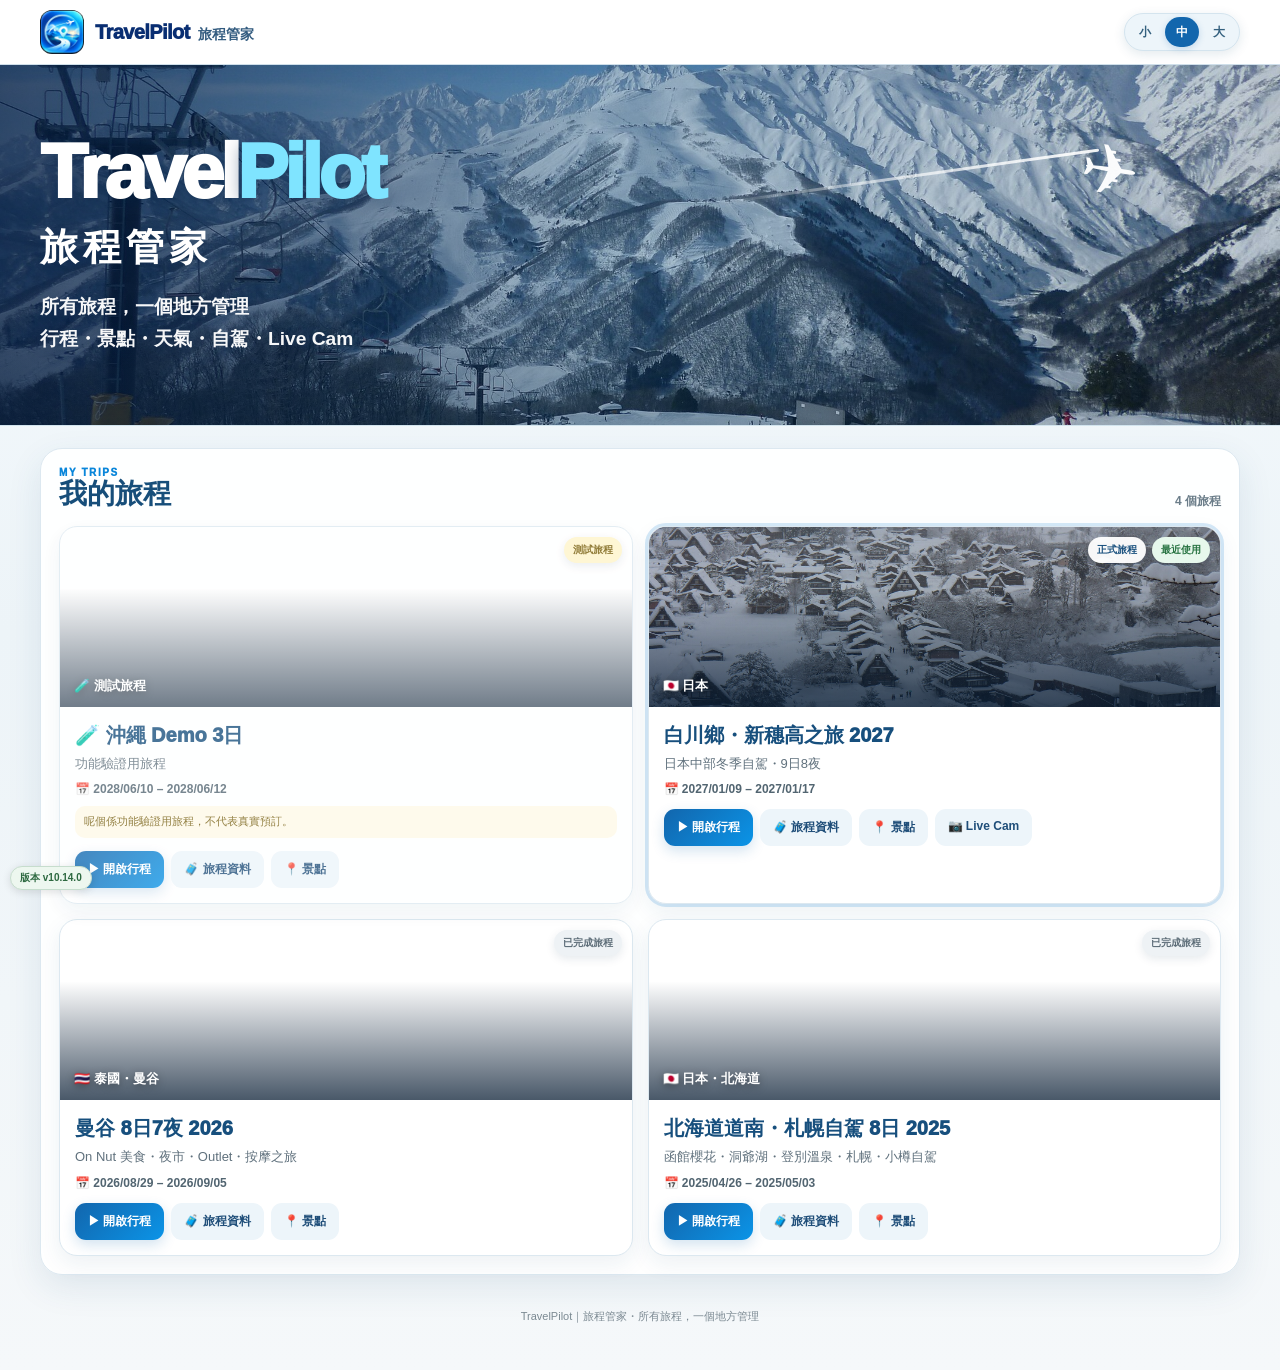
<file: index.html>
<!DOCTYPE html>
<html lang="zh-HK">
<head>
<meta charset="UTF-8">
<meta name="viewport" content="width=device-width,initial-scale=1.0,viewport-fit=cover">
<meta name="theme-color" content="#0b5fa8">
<meta name="apple-mobile-web-app-capable" content="yes">
<meta name="apple-mobile-web-app-status-bar-style" content="default">
<meta name="apple-mobile-web-app-title" content="TravelPilot">
<link rel="manifest" href="manifest.webmanifest?v=10.14.0">
<link rel="icon" type="image/jpeg" href="assets/images/travelpilot-icon-exact.jpg?v=10.14.0">
<link rel="apple-touch-icon" sizes="180x180" href="assets/images/travelpilot-icon-exact.jpg?v=10.14.0">
<link rel="stylesheet" href="assets/travelpilot-home.css?v=10.14.0">
<meta name="description" content="TravelPilot 旅程管家：集中管理所有旅程、行程、景點、天氣、自駕、Live Cam、旅遊資料與出發 Checklist。">
<title>TravelPilot｜旅程管家</title>
</head>
<body>
<header class="tp-sitebar">
  <div class="tp-sitebar-inner">
    <a class="tp-brand" href="index.html" aria-label="TravelPilot 旅程管家首頁">
      <img src="assets/images/travelpilot-icon-exact.jpg?v=10.14.0" alt="">
      <span class="tp-brand-text"><strong>TravelPilot</strong><small>旅程管家</small></span>
    </a>
    <div class="tp-font-switcher" role="group" aria-label="字體大小">
      <button type="button" data-font-size="small">小</button>
      <button type="button" data-font-size="medium">中</button>
      <button type="button" data-font-size="large">大</button>
    </div>
  </div>
</header>

<section class="tp-hero" aria-label="TravelPilot 旅程管家">
  <div class="tp-flight-line" aria-hidden="true"></div>
  <div class="tp-hero-inner">
    <div class="tp-hero-copy">
      <div class="tp-hero-title">Travel<span>Pilot</span></div>
      <div class="tp-hero-cn">旅程管家</div>
      <div class="tp-hero-sub">所有旅程，一個地方管理<br>行程・景點・天氣・自駕・Live Cam</div>
    </div>
  </div>
</section>

<main class="tp-shell">
  <section class="tp-trips-panel" id="trips">
    <div class="tp-section-head">
      <div>
        <p class="tp-kicker">MY TRIPS</p>
        <h1>我的旅程</h1>
      </div>
      <span class="tp-count" id="tripCount">載入中…</span>
    </div>
    <div class="tp-trip-grid" id="tripGrid"></div>
  </section>
</main>

<footer class="tp-footer">TravelPilot｜旅程管家・所有旅程，一個地方管理</footer>

<script src="assets/multi-trip-context-v1.js?v=10.14.0"></script>
<script>
(function(){
  const FONT_KEY='travelPilot.fontSize';
  const FONT_SIZES=new Set(['small','medium','large']);
  function applyFontSize(size){
    const value=FONT_SIZES.has(size)?size:'medium';
    document.documentElement.dataset.fontSize=value;
    document.querySelectorAll('[data-font-size]').forEach(btn=>{
      const on=btn.dataset.fontSize===value;
      btn.classList.toggle('active',on);
      btn.setAttribute('aria-pressed',on?'true':'false');
    });
    try{localStorage.setItem(FONT_KEY,value)}catch(e){}
  }
  let savedFont='medium';
  try{savedFont=localStorage.getItem(FONT_KEY)||'medium'}catch(e){}
  applyFontSize(savedFont);
  document.querySelectorAll('[data-font-size]').forEach(btn=>btn.addEventListener('click',()=>applyFontSize(btn.dataset.fontSize)));

  const fallback={id:'shirakawago-shinhotaka-2027',name:'白川鄉・新穗高之旅 2027',shortName:'白川鄉・新穗高 2027',subtitle:'日本中部冬季自駕・9日8夜',startDate:'2027-01-09',endDate:'2027-01-17',country:'日本',emoji:'🇯🇵',cover:'assets/images/d7-shirakawago-view.jpg',entry:'itinerary.html',status:'active',badge:'正式旅程',features:{itinerary:true,tripInfo:true,attractions:true,liveCam:true}};
  const grid=document.getElementById('tripGrid');
  const count=document.getElementById('tripCount');
  let active='';
  try{active=localStorage.getItem('multiTrip.activeTrip')||''}catch(e){}
  function esc(s){return String(s||'').replace(/[&<>\"]/g,c=>({'&':'&amp;','<':'&lt;','>':'&gt;','\"':'&quot;'}[c]||c))}
  function fmt(s){if(!s)return'';const p=s.split('-');return p.length===3?p[0]+'/'+p[1]+'/'+p[2]:s}
  function url(file,id){const hash=file.includes('#')?file.slice(file.indexOf('#')):'';const clean=hash?file.slice(0,file.indexOf('#')):file;return clean+'?trip='+encodeURIComponent(id)+hash}
  function remember(id){active=id;try{localStorage.setItem('multiTrip.activeTrip',id)}catch(e){}}
  function link(label,file,t,secondary){return '<a class="tp-btn'+(secondary?' tp-btn-secondary':'')+'" href="'+url(file,t.id)+'" data-trip="'+esc(t.id)+'">'+label+'</a>'}
  function displayName(t){return t.status==='test'?(t.displayName||t.shortName||'測試旅程'):(t.displayName||t.name||t.shortName||'未命名旅程')}
  function displaySub(t){return t.status==='test'?(t.displaySubtitle||'功能驗證用旅程'):(t.displaySubtitle||t.subtitle||'')}
  function isCompleted(t){
    if(t.status==='test'||!t.endDate)return false;
    const end=new Date(t.endDate+'T23:59:59');
    return !Number.isNaN(end.getTime())&&end.getTime()<Date.now();
  }
  function card(t){
    const f=t.features||{},isTest=t.status==='test',completed=isCompleted(t),isCurrent=active===t.id,el=document.createElement('article');
    el.className='tp-trip-card'+(isCurrent?' is-current':'')+(isTest?' is-test':'')+(completed?' is-completed':'');
    const primaryUrl=url(t.entry||'itinerary.html',t.id);
    el.dataset.href=primaryUrl;
    el.tabIndex=0;
    el.setAttribute('role','link');
    el.setAttribute('aria-label','開啟 '+displayName(t));
    const cover=t.cover?"background-image:url('"+esc(t.cover)+"')":'';
    let actions='';
    if(f.itinerary!==false)actions+=link('▶ 開啟行程',t.entry||'itinerary.html',t,false);
    if(f.tripInfo!==false)actions+=link('🧳 旅程資料','trip-info.html',t,true);
    if(f.attractions!==false)actions+=link('📍 景點','attractions.html',t,true);
    if(f.liveCam!==false)actions+=link('📷 Live Cam','live.html',t,true);
    const badgeText=isTest?'測試旅程':(completed?'已完成旅程':(t.badge||'旅程'));
    const badgeClass=isTest?'is-test':(completed?'is-completed':'');
    el.innerHTML='<div class="tp-cover" style="'+cover+'"><div class="tp-country">'+esc(t.emoji||'✈️')+' '+esc(t.country||'')+'</div><div class="tp-badges"><span class="tp-badge '+badgeClass+'">'+esc(badgeText)+'</span>'+(isCurrent?'<span class="tp-badge is-current">最近使用</span>':'')+'</div></div><div class="tp-trip-body"><div class="tp-trip-name">'+esc(displayName(t))+'</div><div class="tp-trip-sub">'+esc(displaySub(t))+'</div><div class="tp-trip-date">📅 '+esc(fmt(t.startDate))+' – '+esc(fmt(t.endDate))+'</div>'+(isTest?'<div class="tp-test-note">呢個係功能驗證用旅程，不代表真實預訂。</div>':'')+'<div class="tp-actions">'+actions+'</div></div>';
    el.querySelectorAll('[data-trip]').forEach(x=>x.addEventListener('click',()=>remember(t.id)));
    el.addEventListener('click',e=>{
      if(e.target.closest('a,button'))return;
      remember(t.id);
      location.href=primaryUrl;
    });
    el.addEventListener('keydown',e=>{
      if((e.key==='Enter'||e.key===' ')&&!e.target.closest('a,button')){
        e.preventDefault();
        remember(t.id);
        location.href=primaryUrl;
      }
    });
    return el;
  }
  function render(trips){
    trips=[...trips].sort((a,b)=>String(b.startDate||'').localeCompare(String(a.startDate||'')));
    if(!active){const first=trips.find(t=>t.status!=='test')||trips[0];if(first)active=first.id}
    grid.innerHTML='';trips.forEach(t=>grid.appendChild(card(t)));count.textContent=trips.length+' 個旅程';
  }
  fetch('trips/registry.json?t='+Date.now(),{cache:'no-store'}).then(r=>{if(!r.ok)throw 0;return r.json()}).then(x=>render((x.trips||[]).filter(t=>t.status!=='hidden'))).catch(()=>{render([fallback]);});
})();
</script>
</body>
</html>
</file>
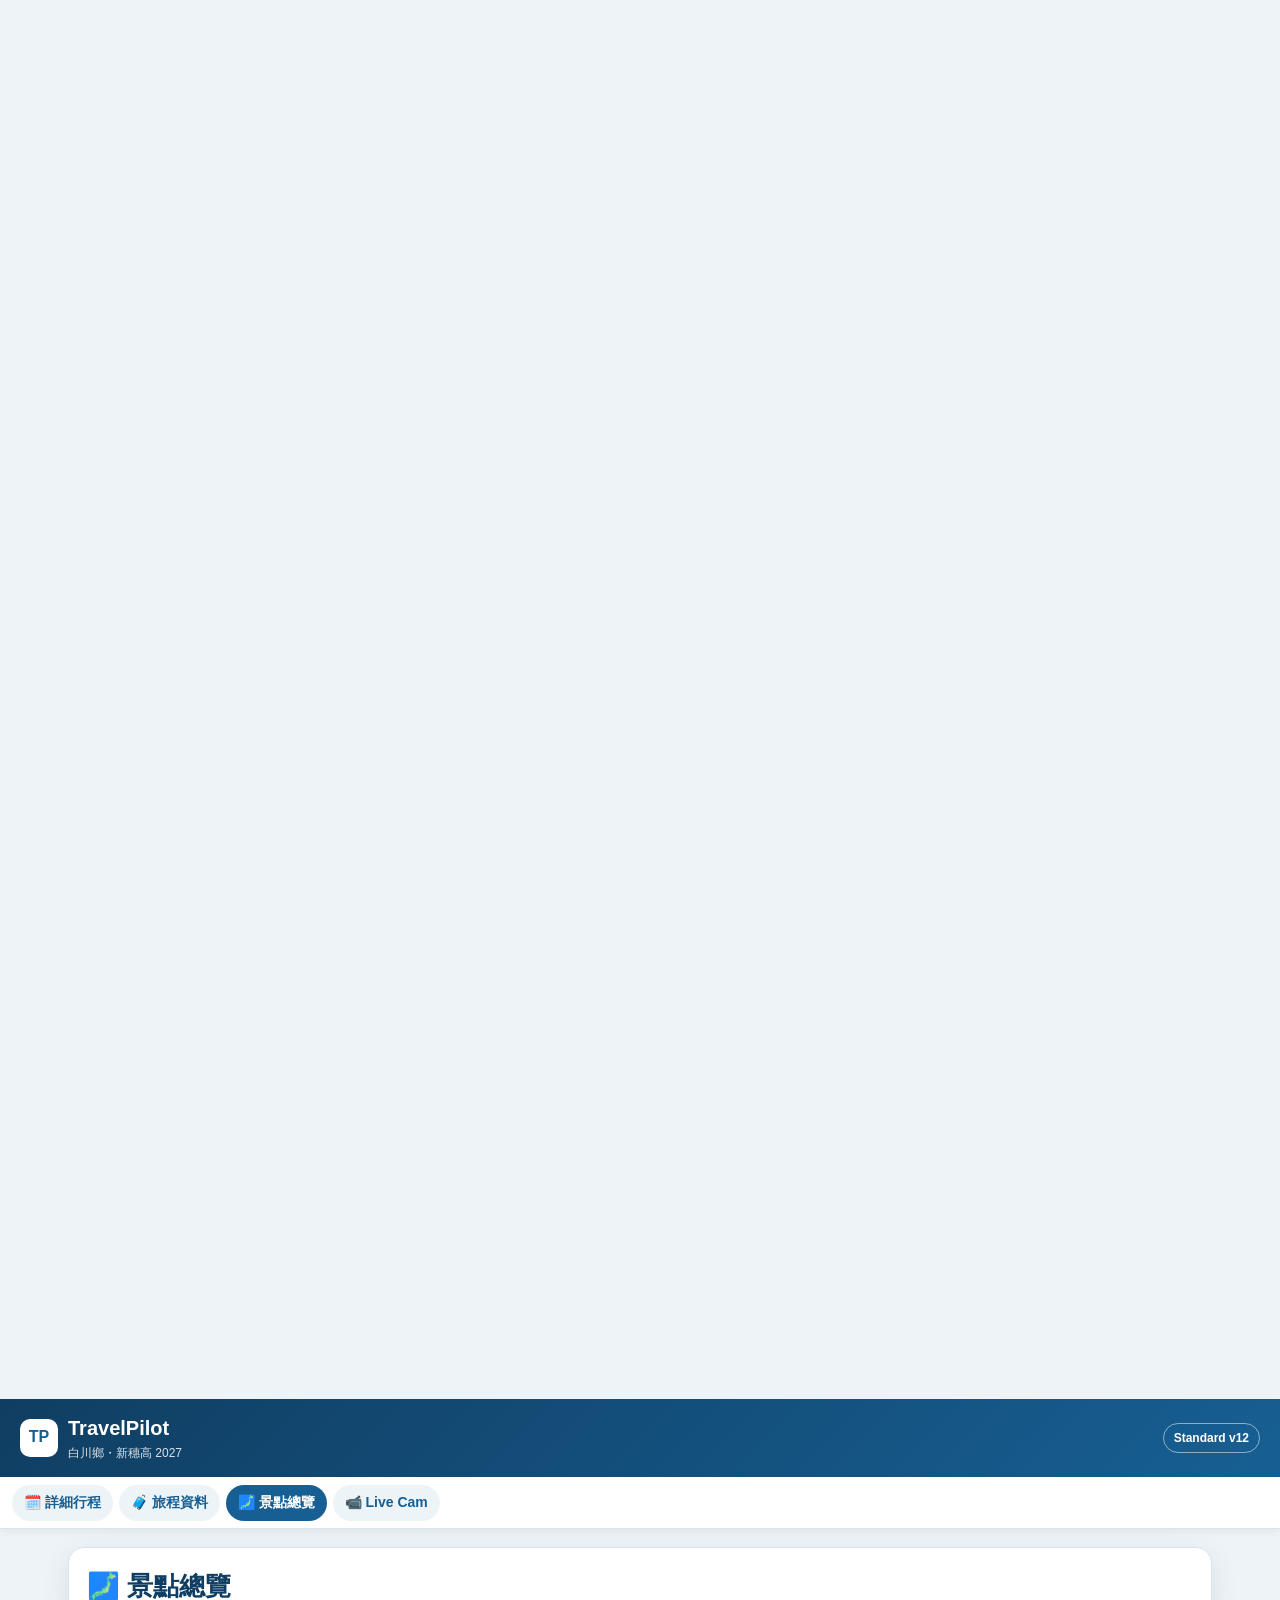
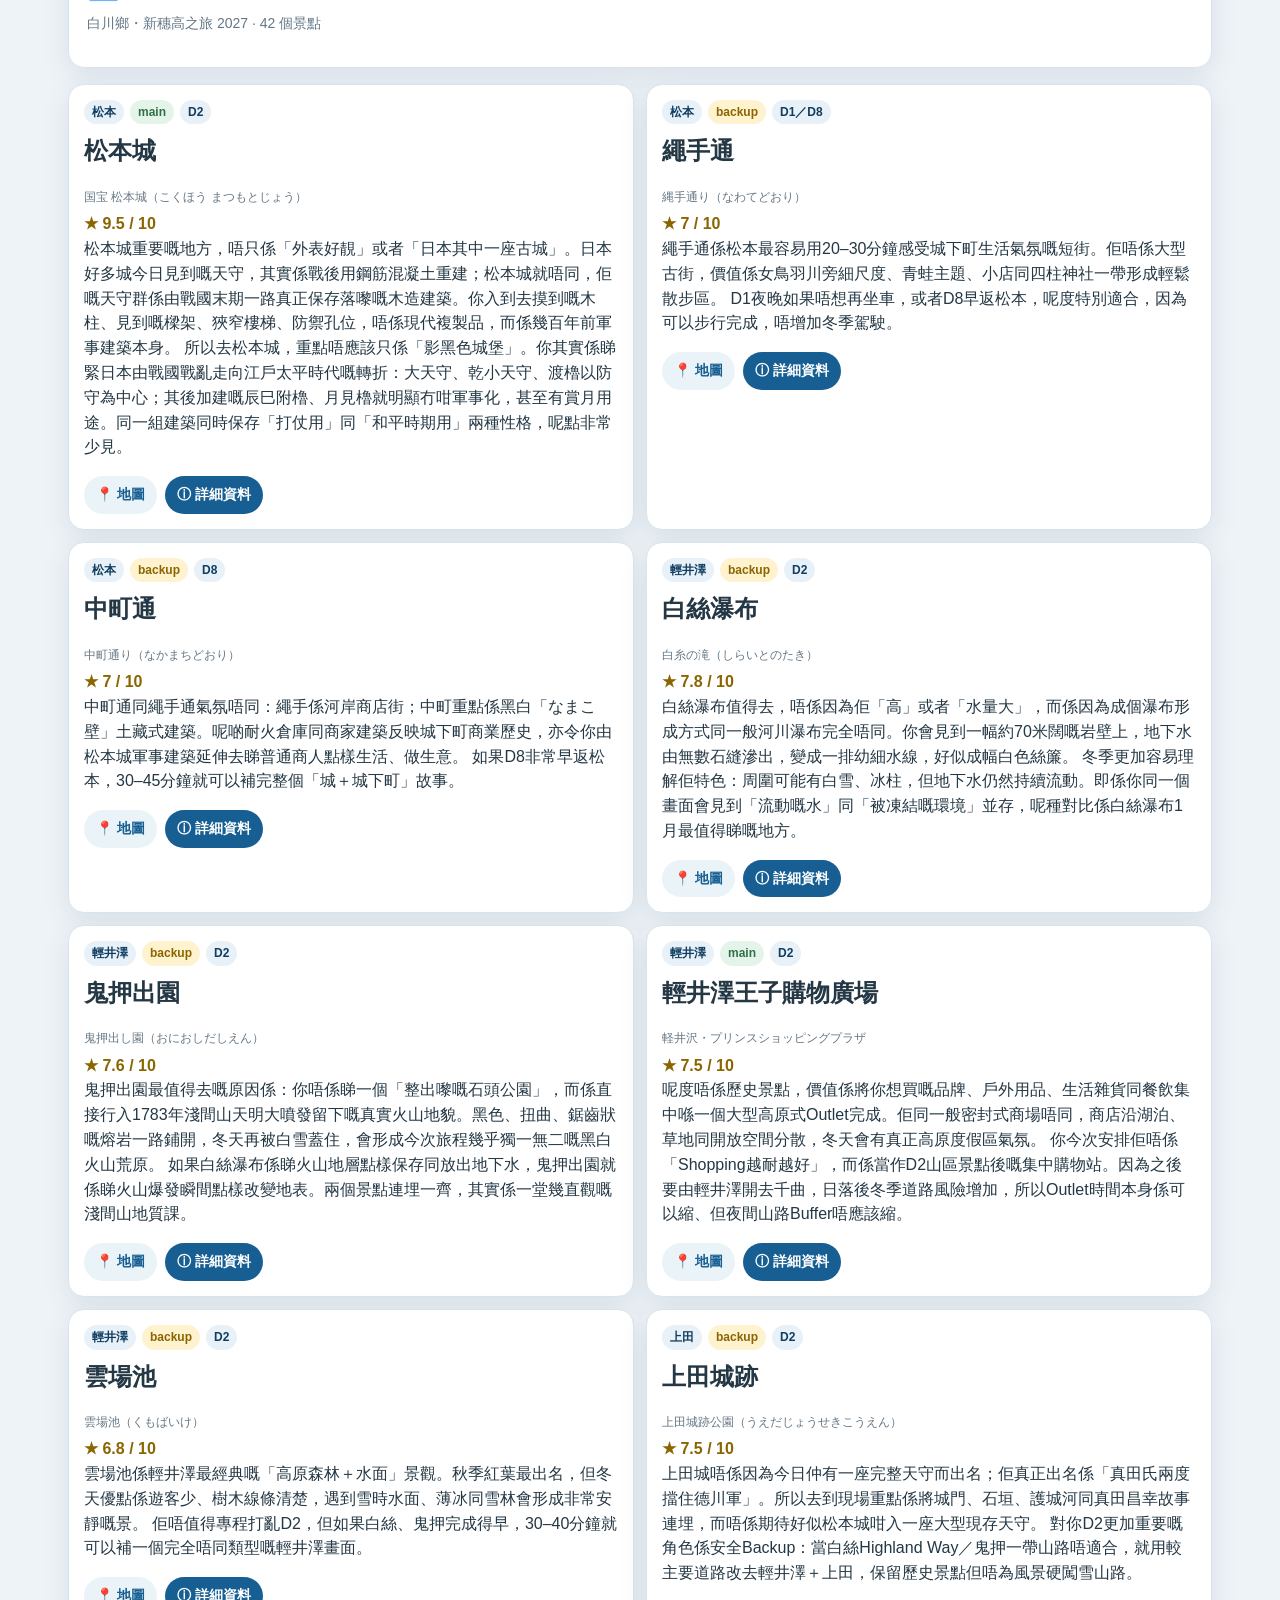
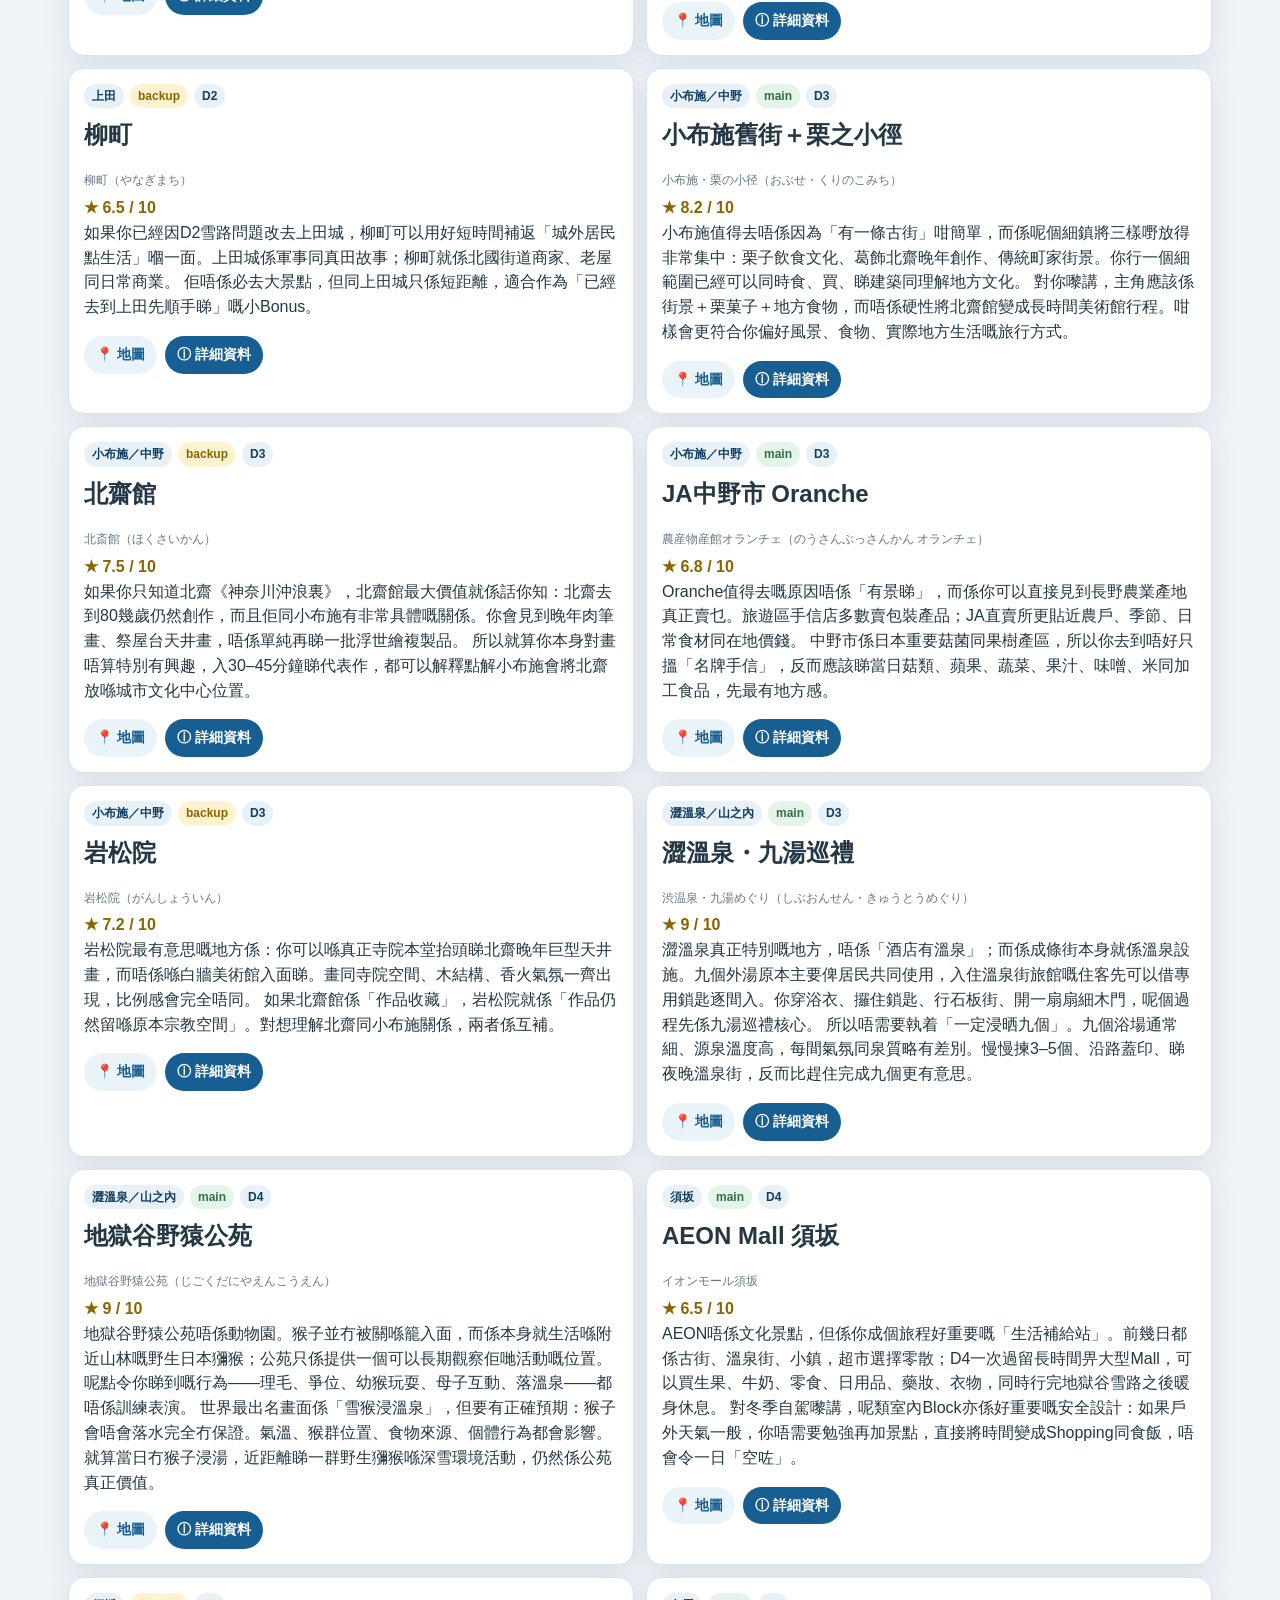
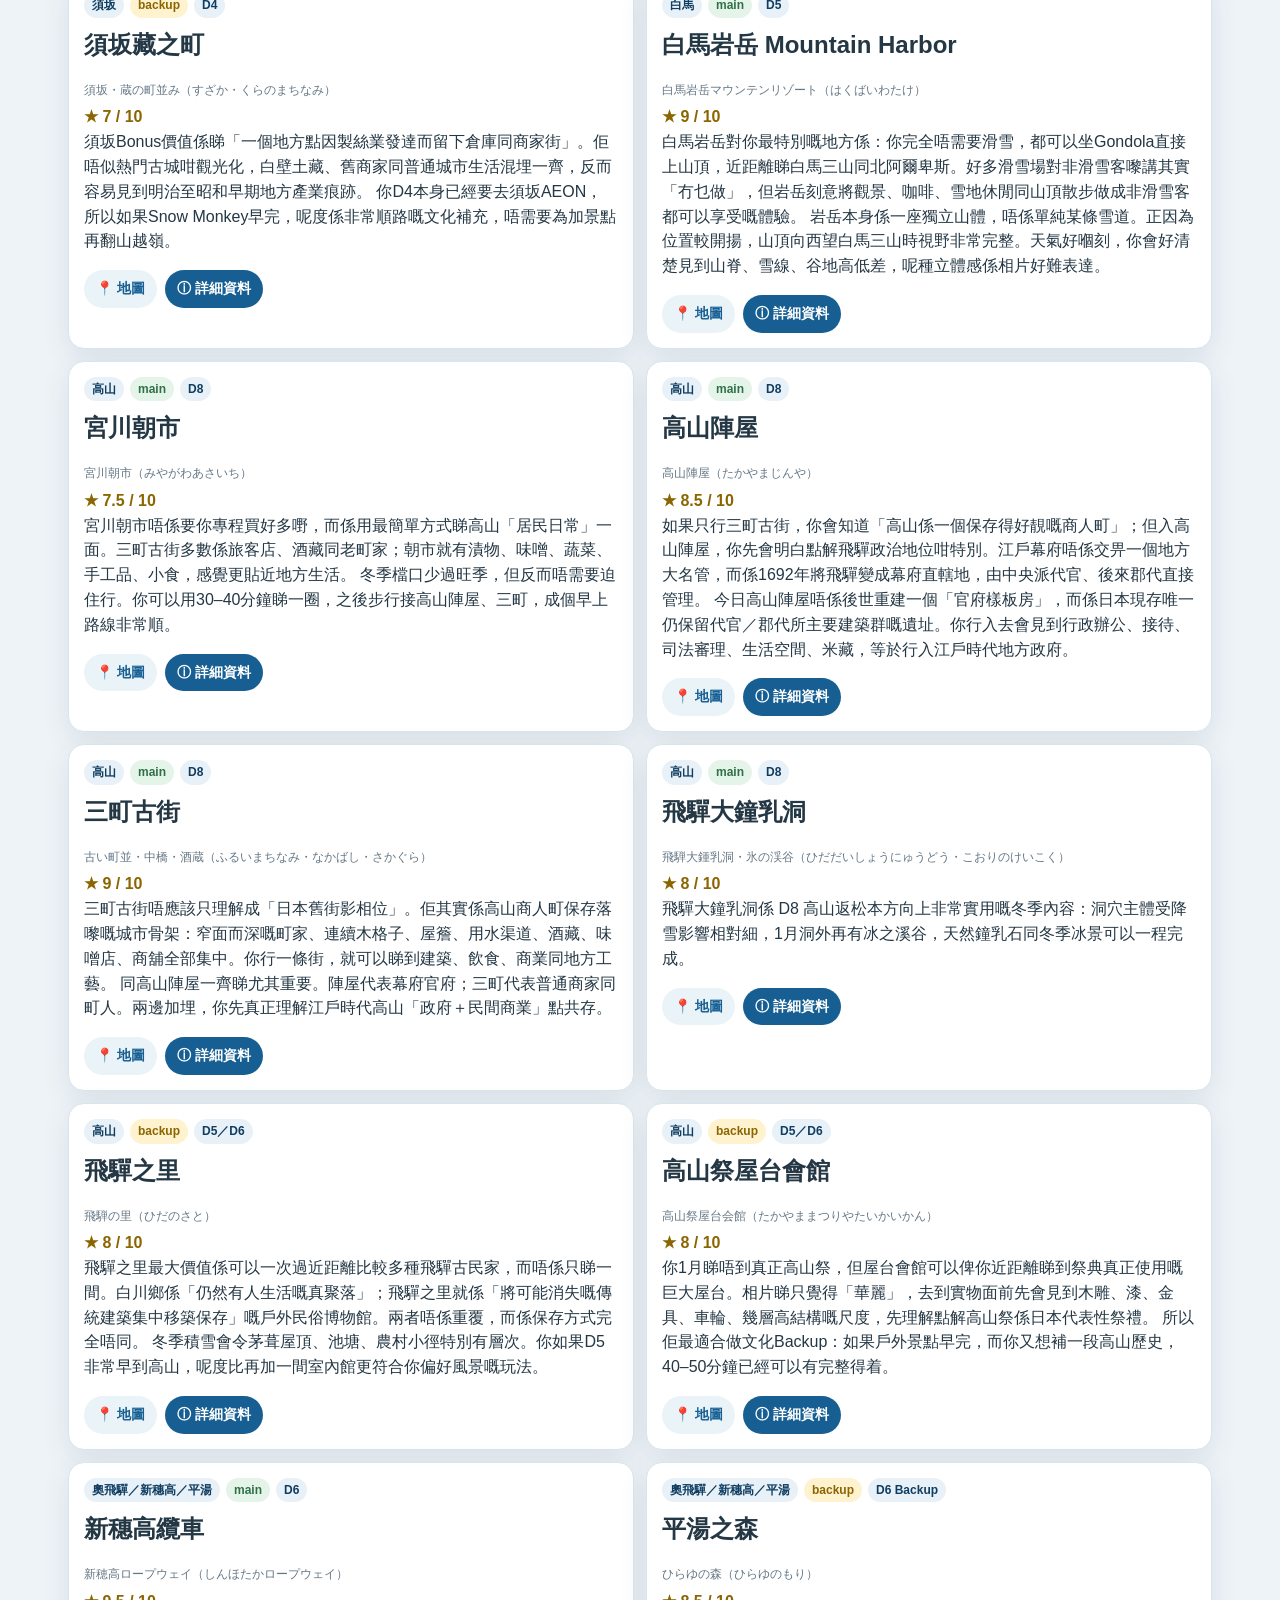
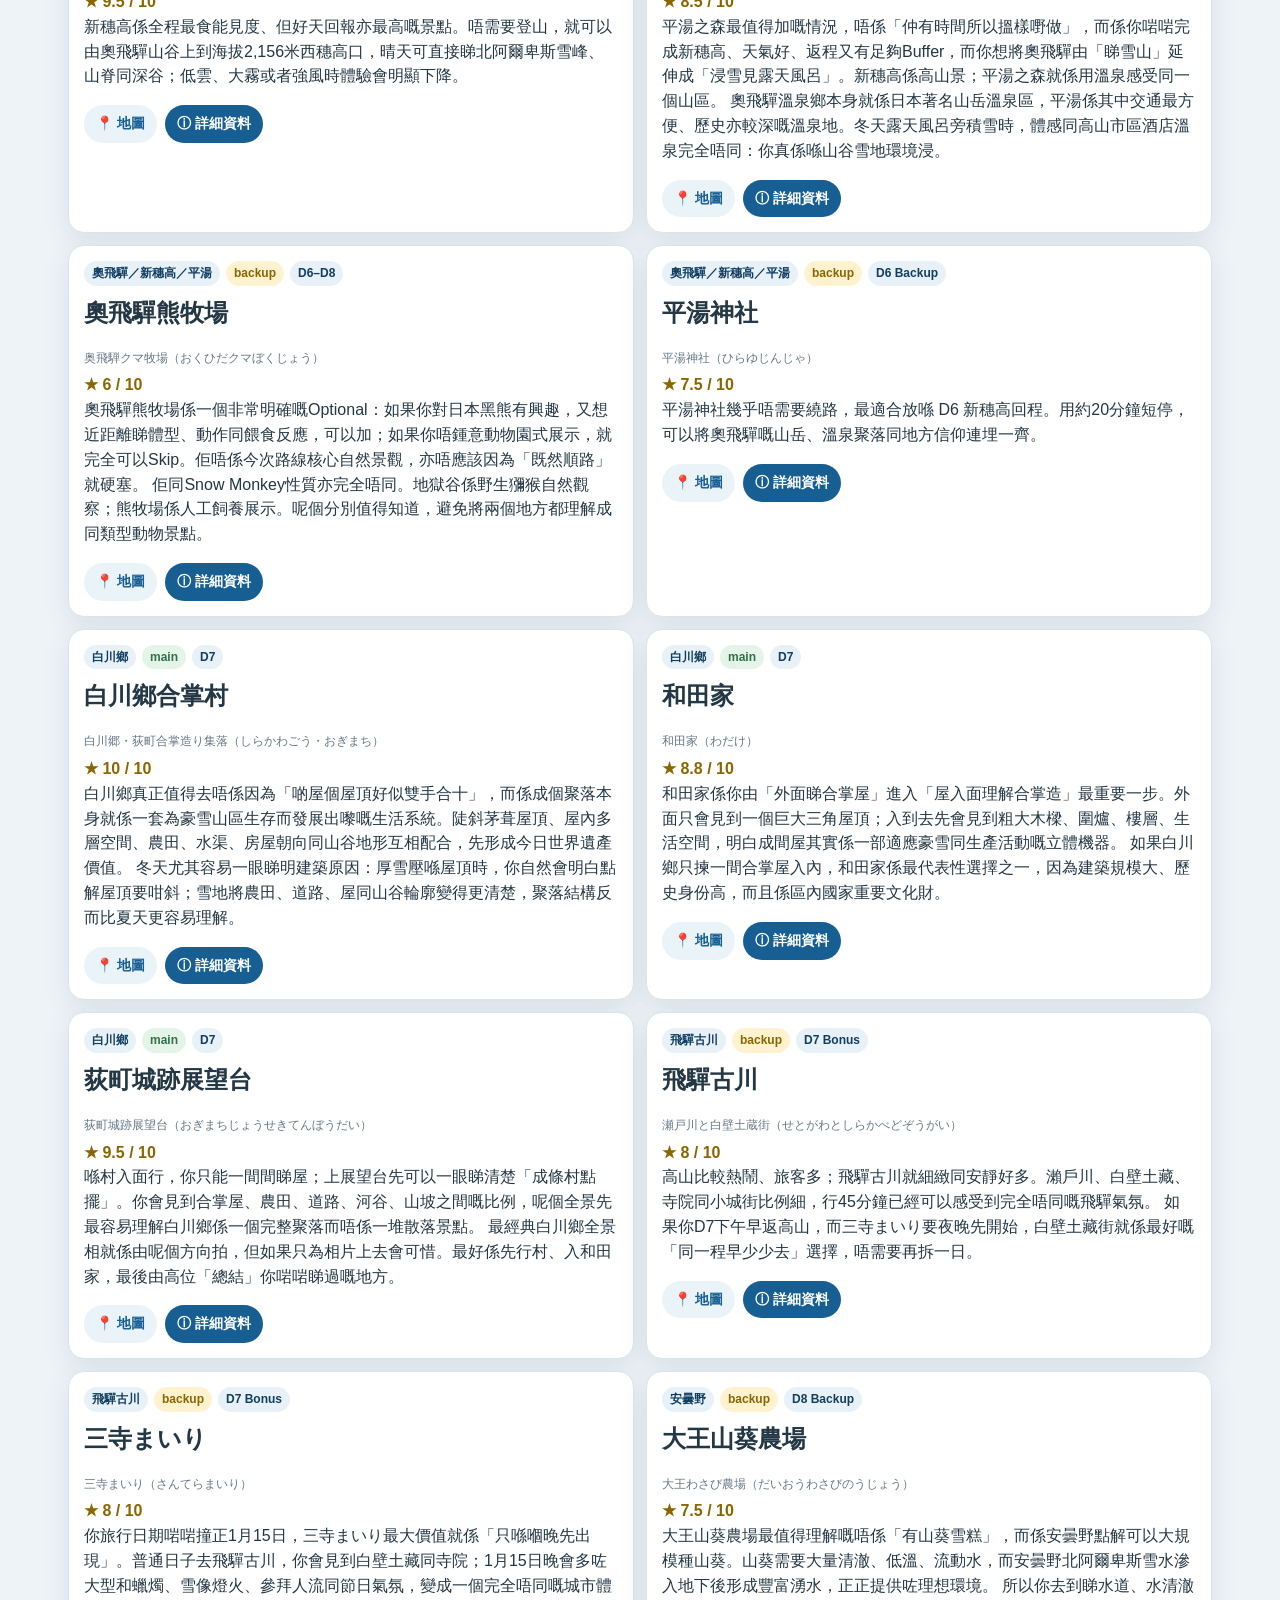
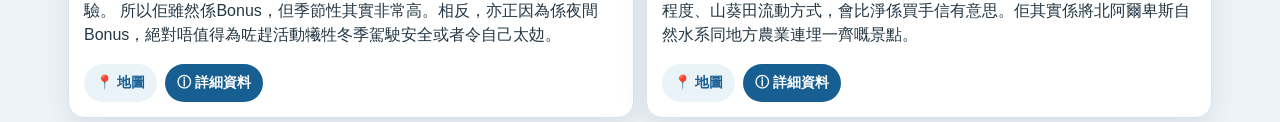
<file: attractions.html>
<!doctype html>
<html lang="zh-HK">
<head>
<meta charset="utf-8">
<meta name="viewport" content="width=device-width,initial-scale=1">
<title>景點｜TravelPilot</title>
</head>
<body>
<main style="font-family:Arial,'Microsoft JhengHei',sans-serif;padding:24px">載入 TravelPilot…</main>
<noscript>TravelPilot 需要 JavaScript。</noscript>
<script src="assets/cutover-router-v1.js"></script>
</body>
</html>
</file>
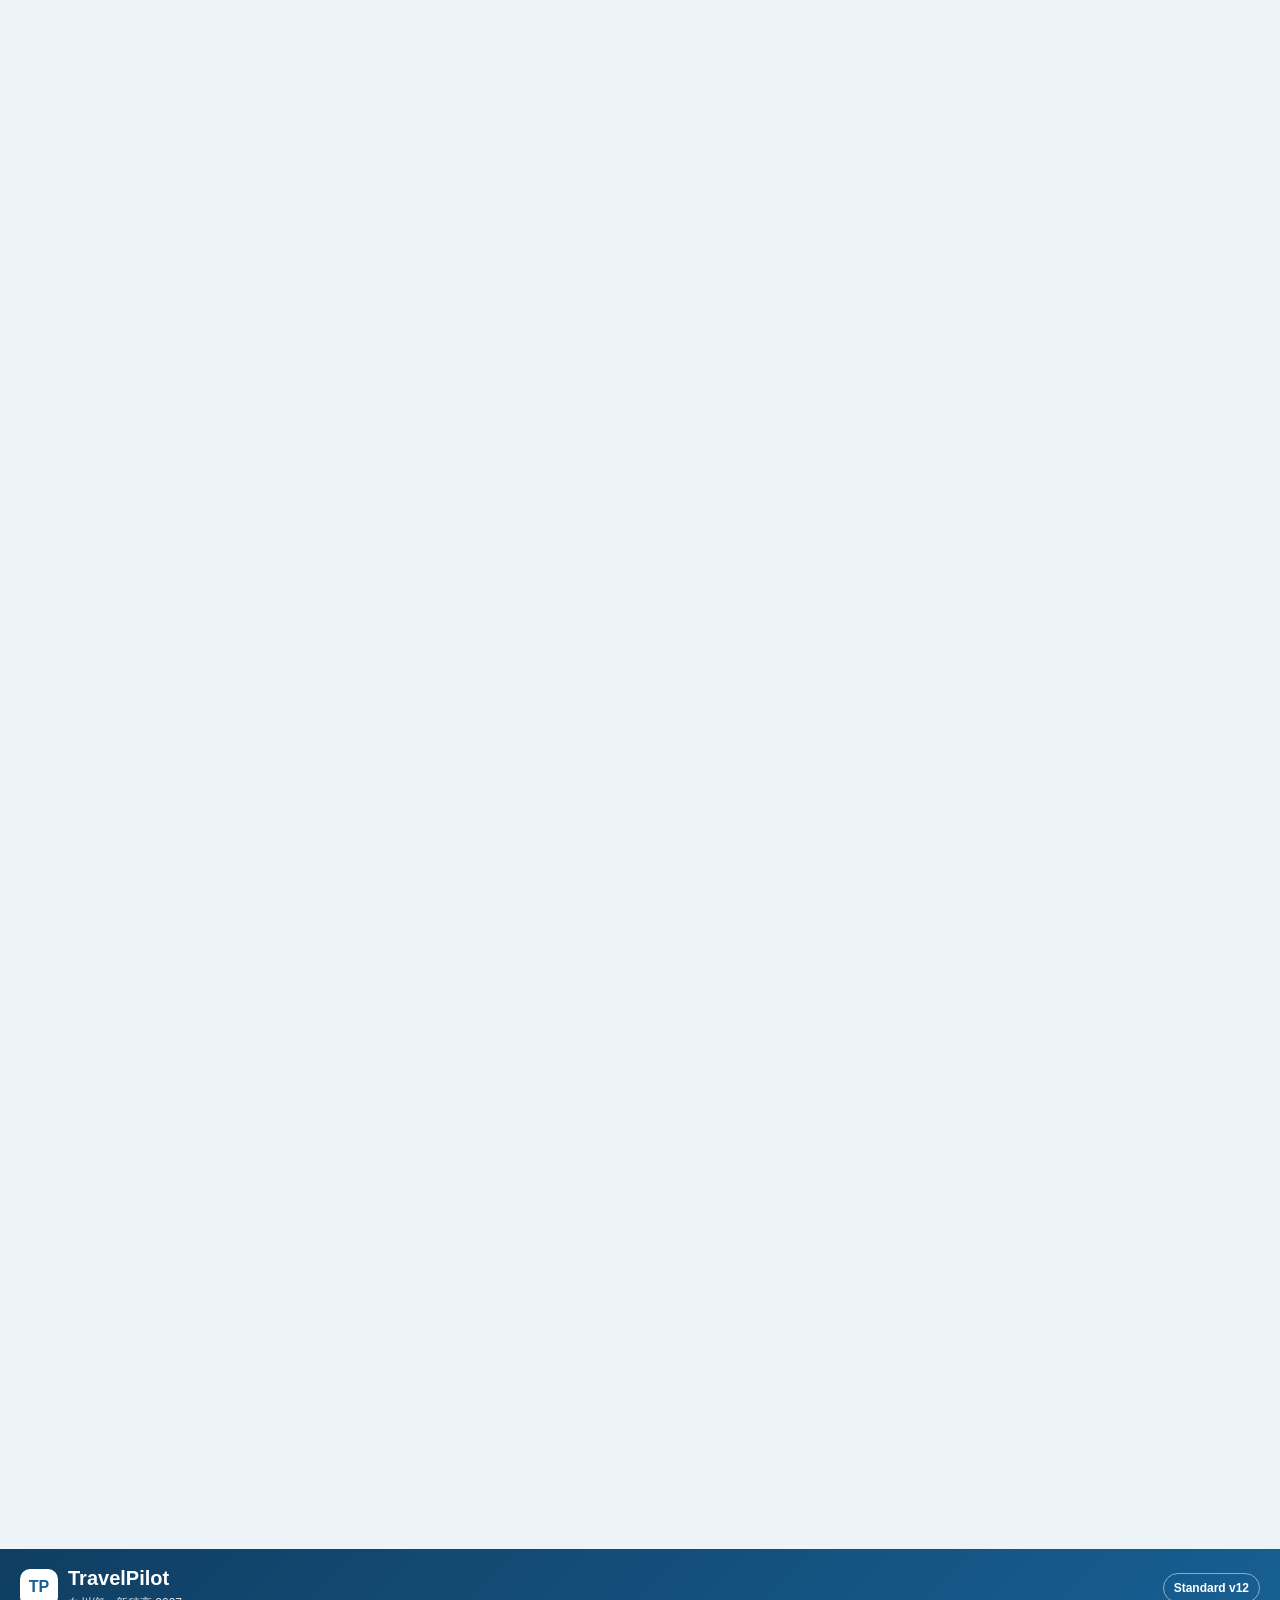
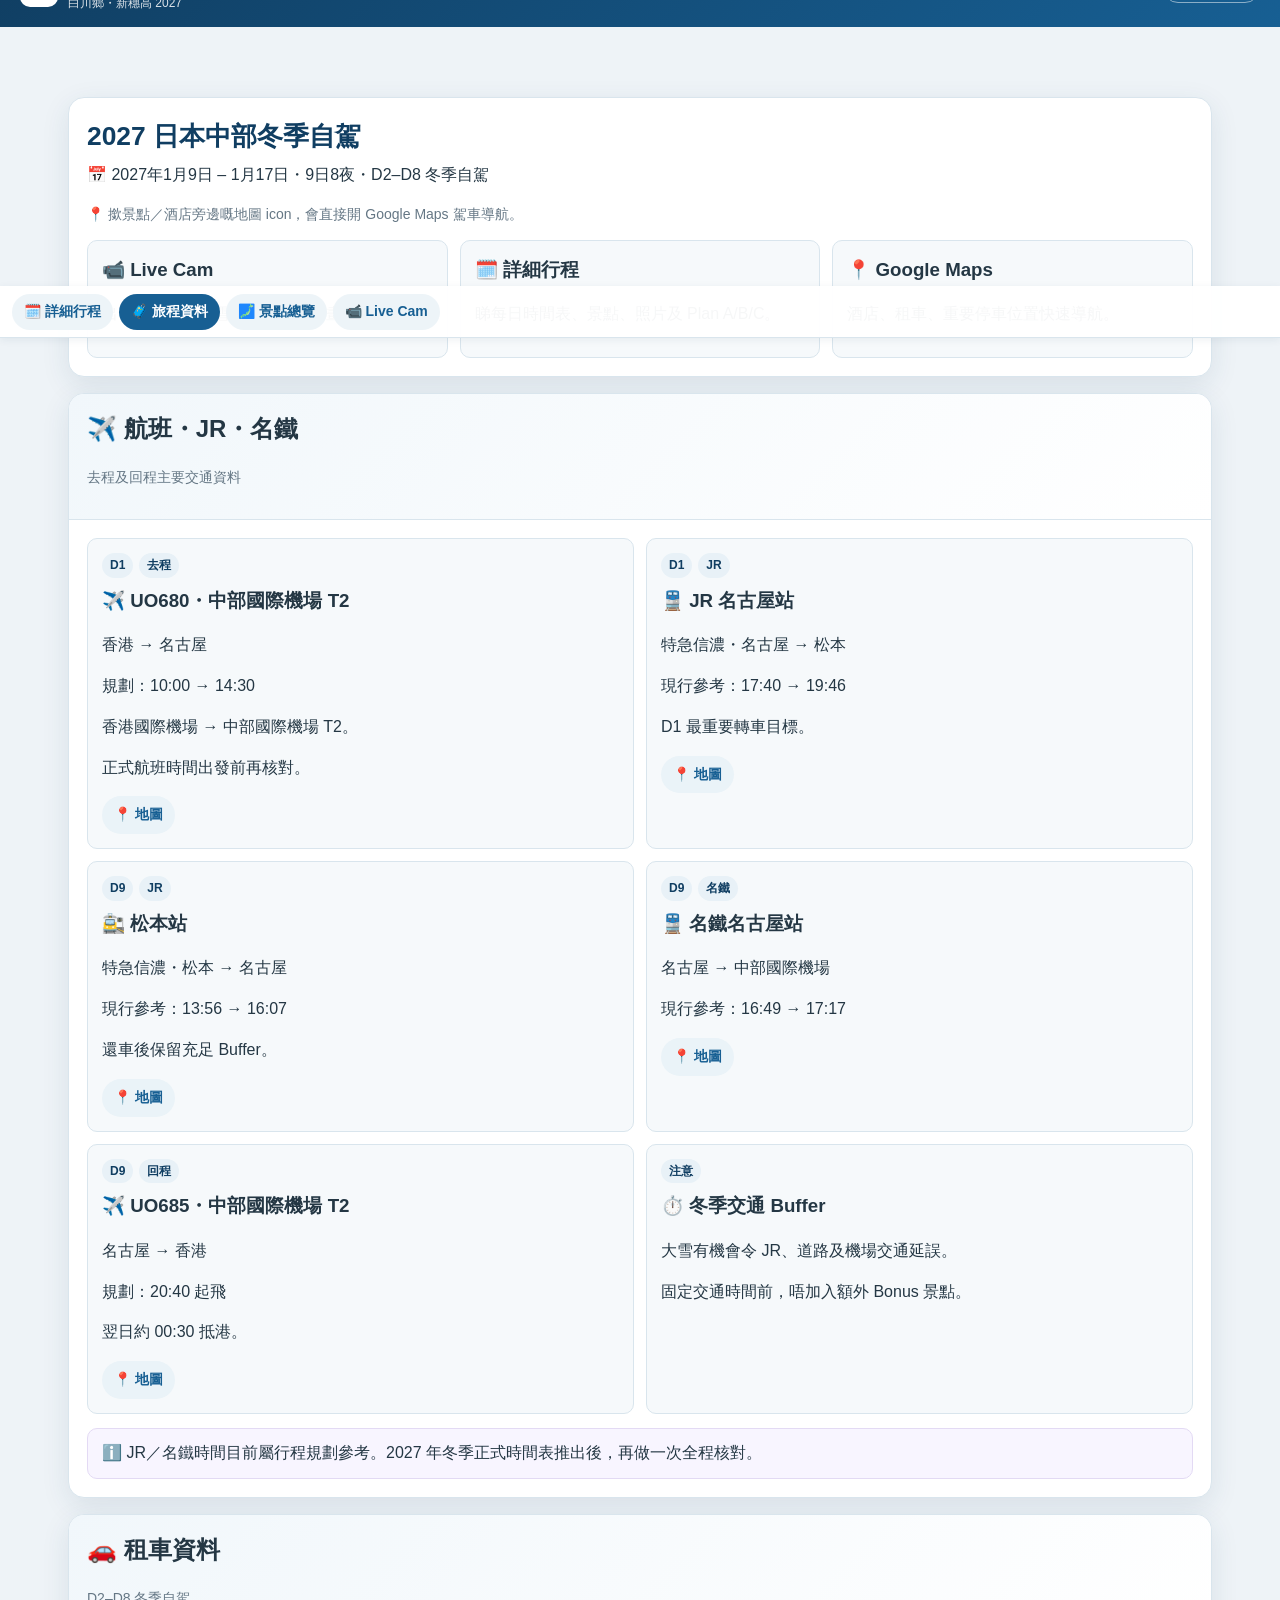
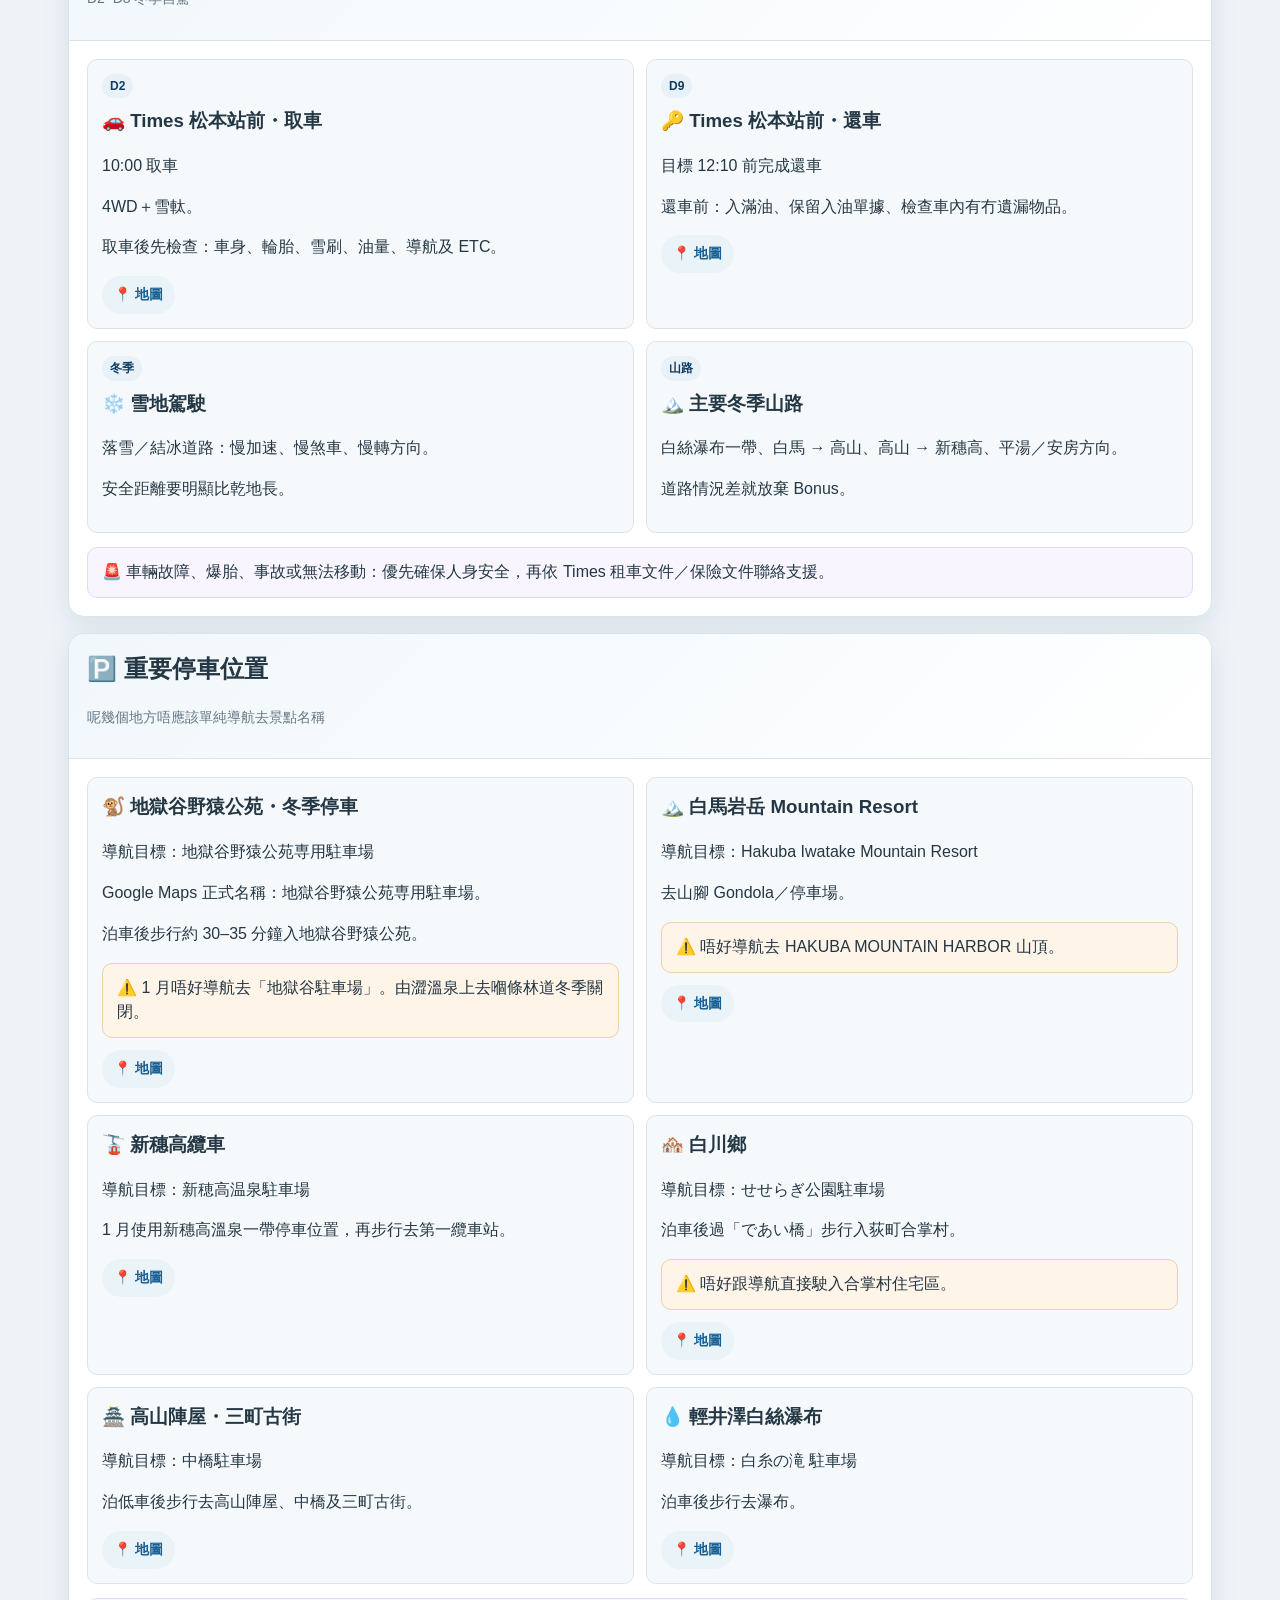
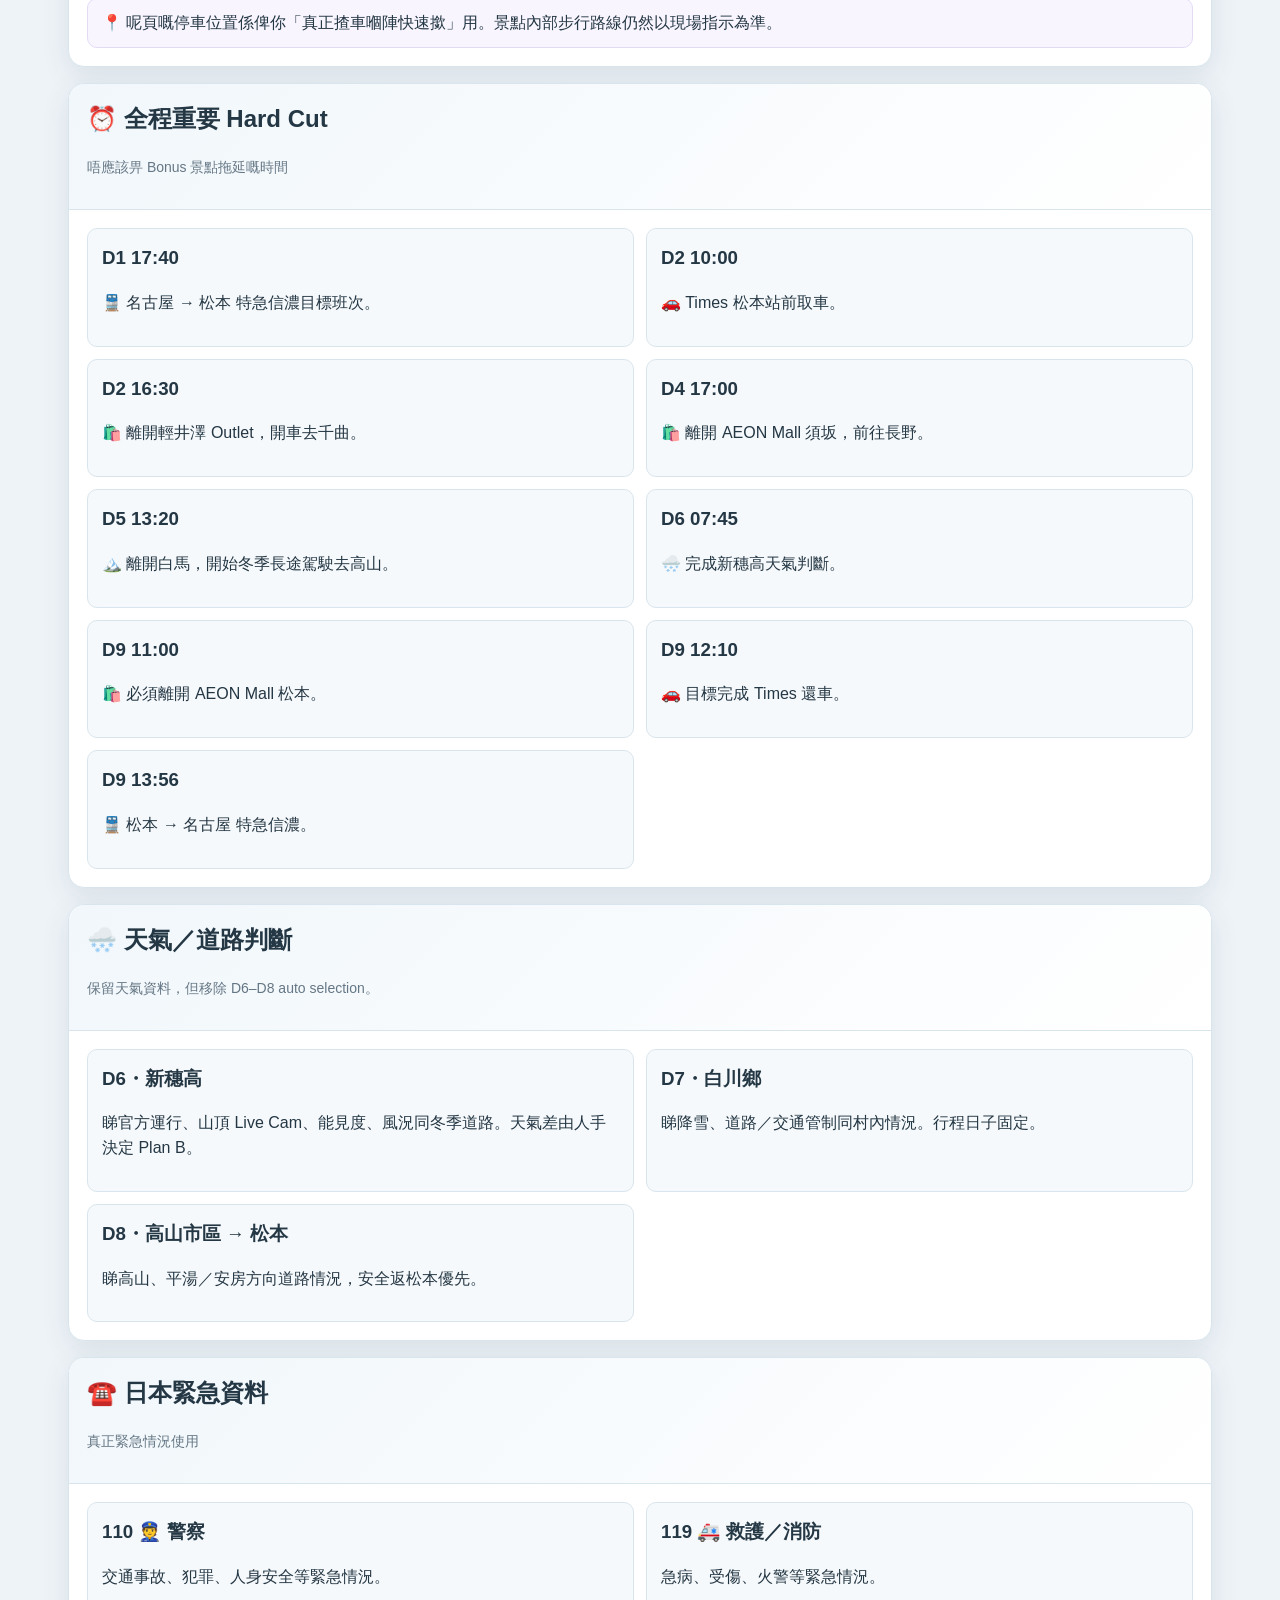
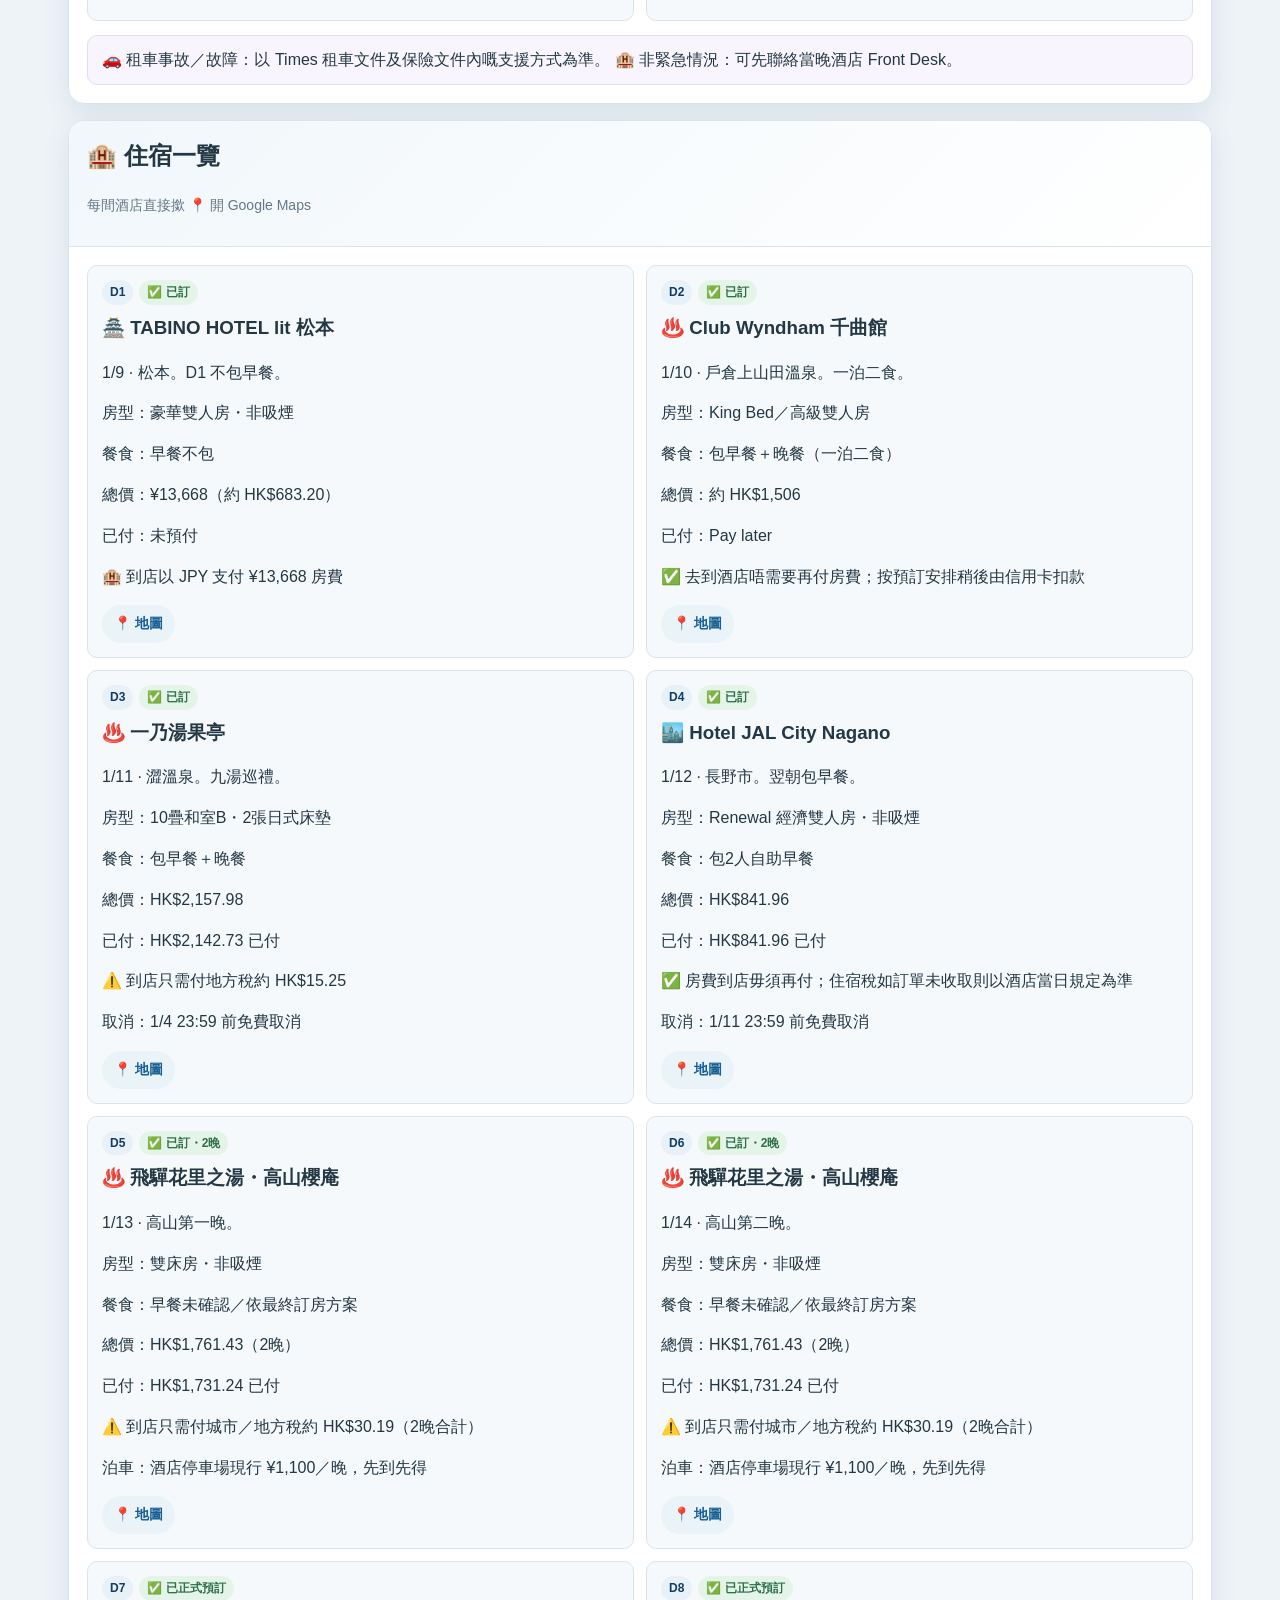
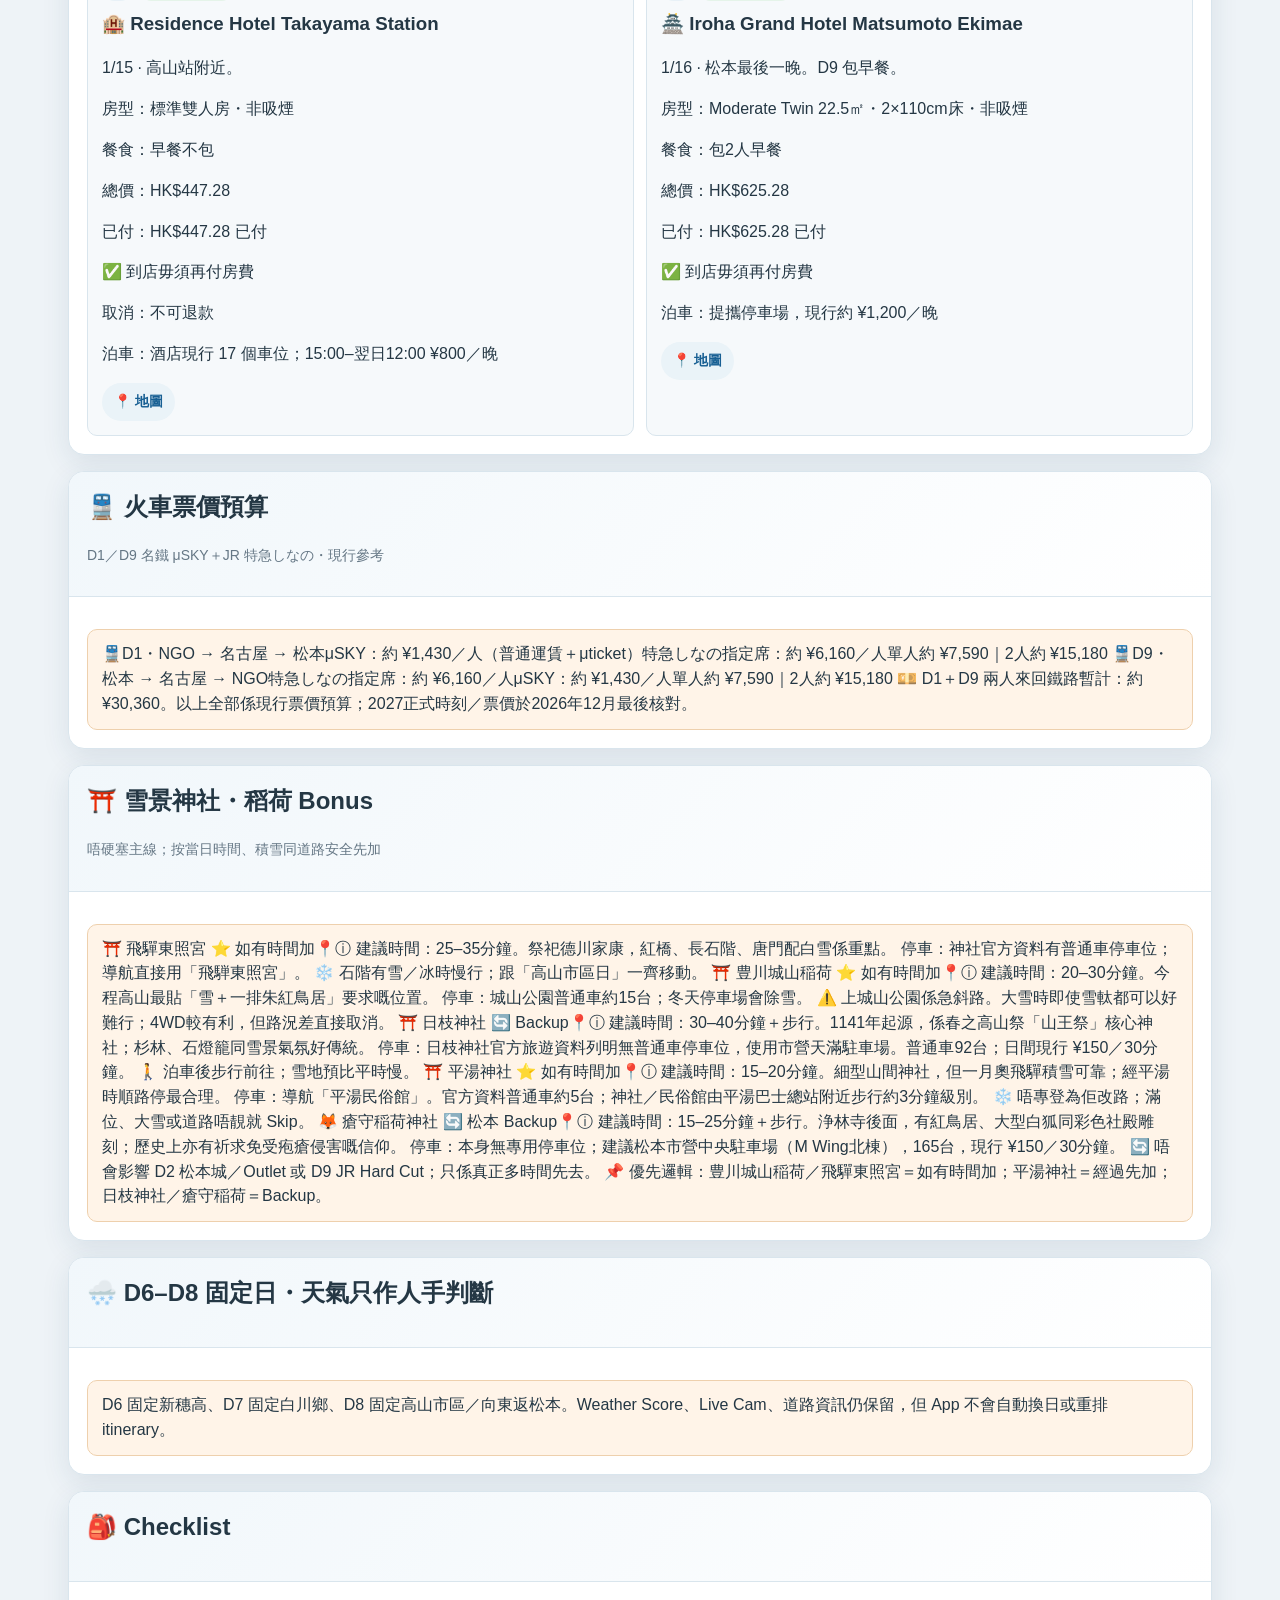
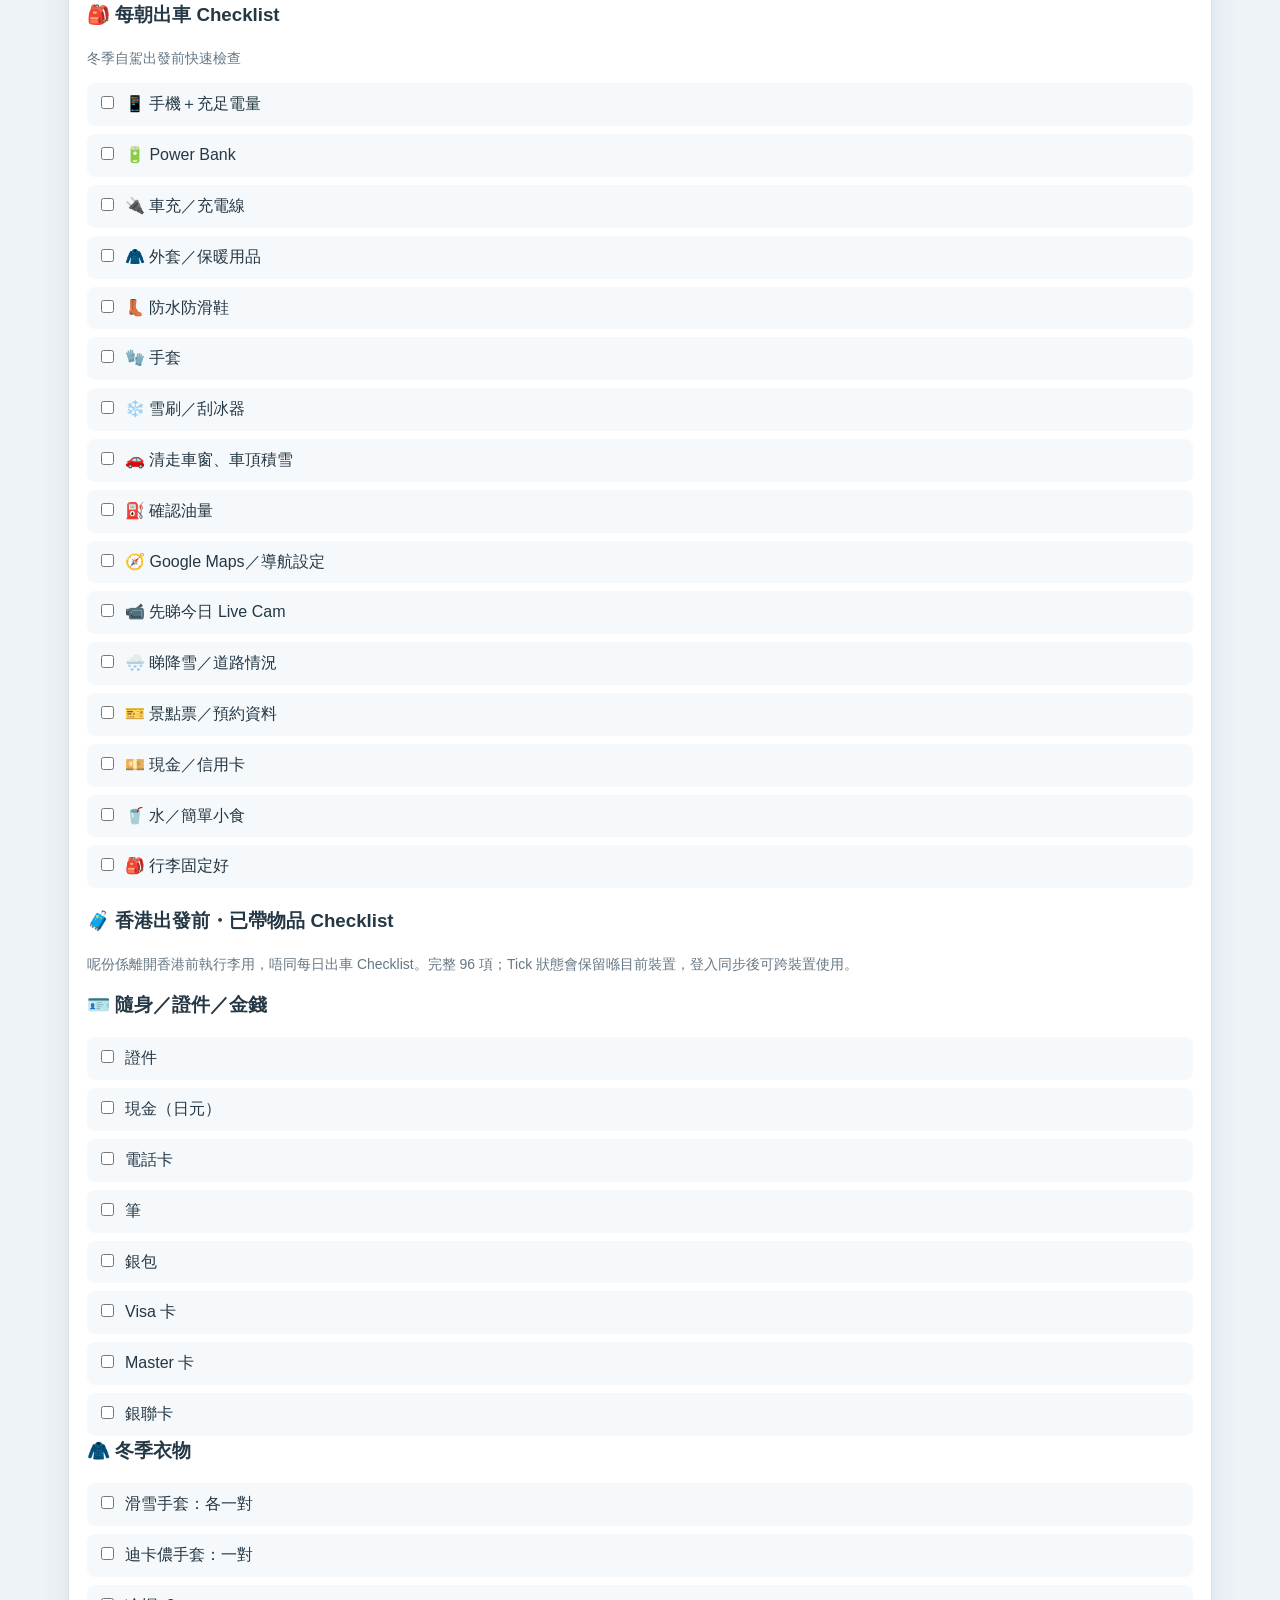
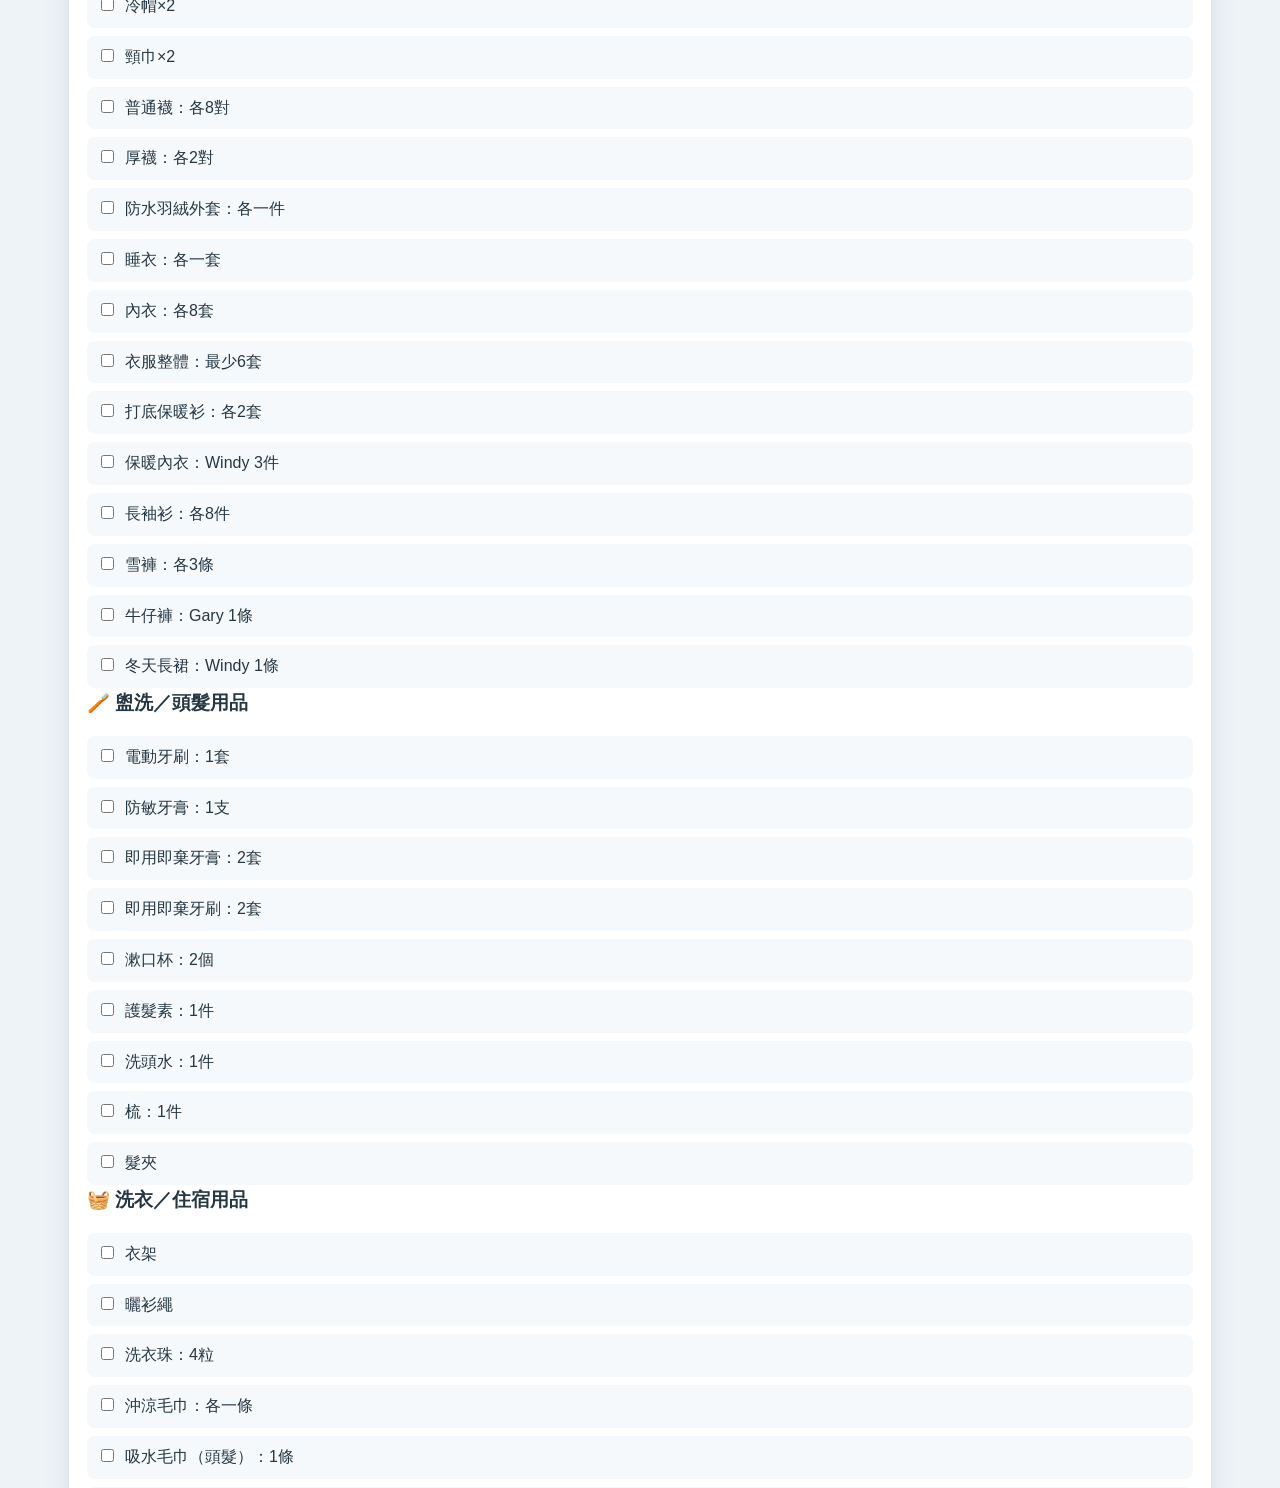
<file: trip-info.html>
<!doctype html>
<html lang="zh-HK">
<head>
<meta charset="utf-8">
<meta name="viewport" content="width=device-width,initial-scale=1">
<title>旅程資料｜TravelPilot</title>
</head>
<body>
<main style="font-family:Arial,'Microsoft JhengHei',sans-serif;padding:24px">載入 TravelPilot…</main>
<noscript>TravelPilot 需要 JavaScript。</noscript>
<script src="assets/cutover-router-v1.js"></script>
</body>
</html>
</file>
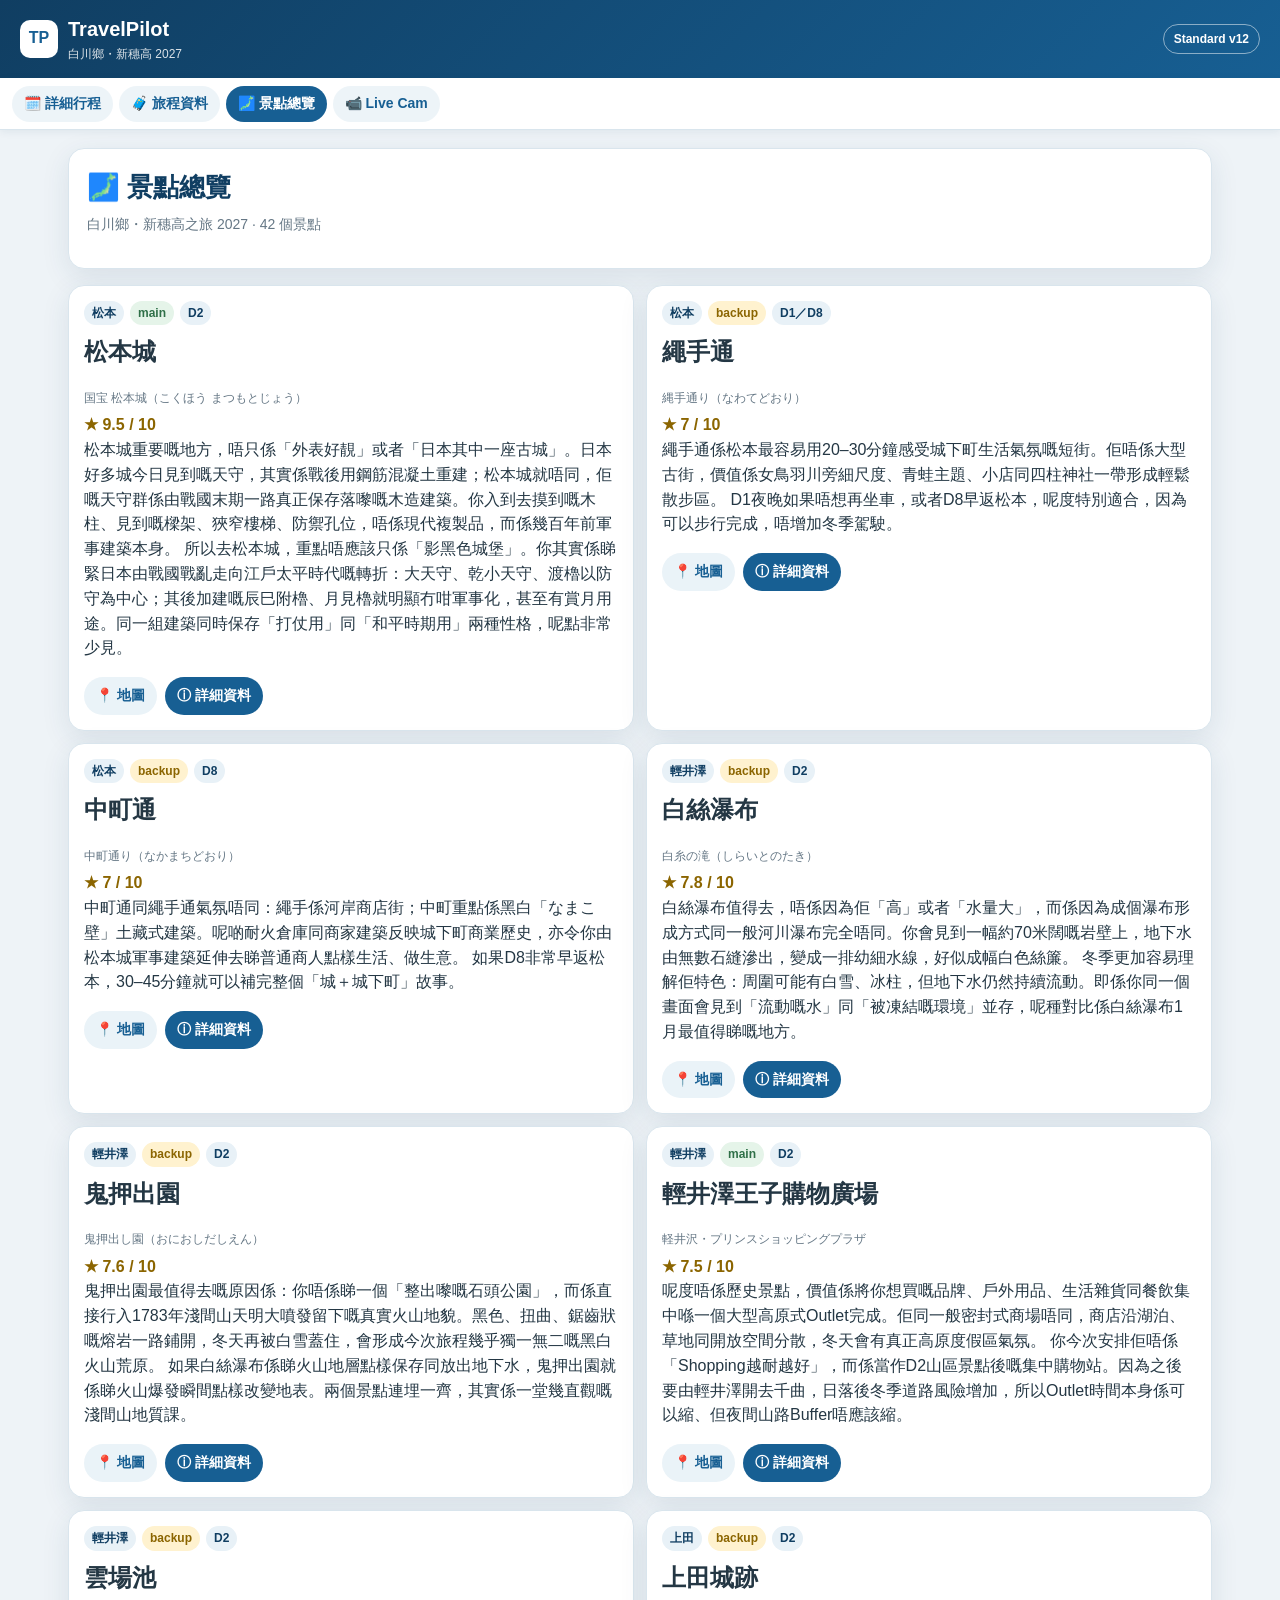
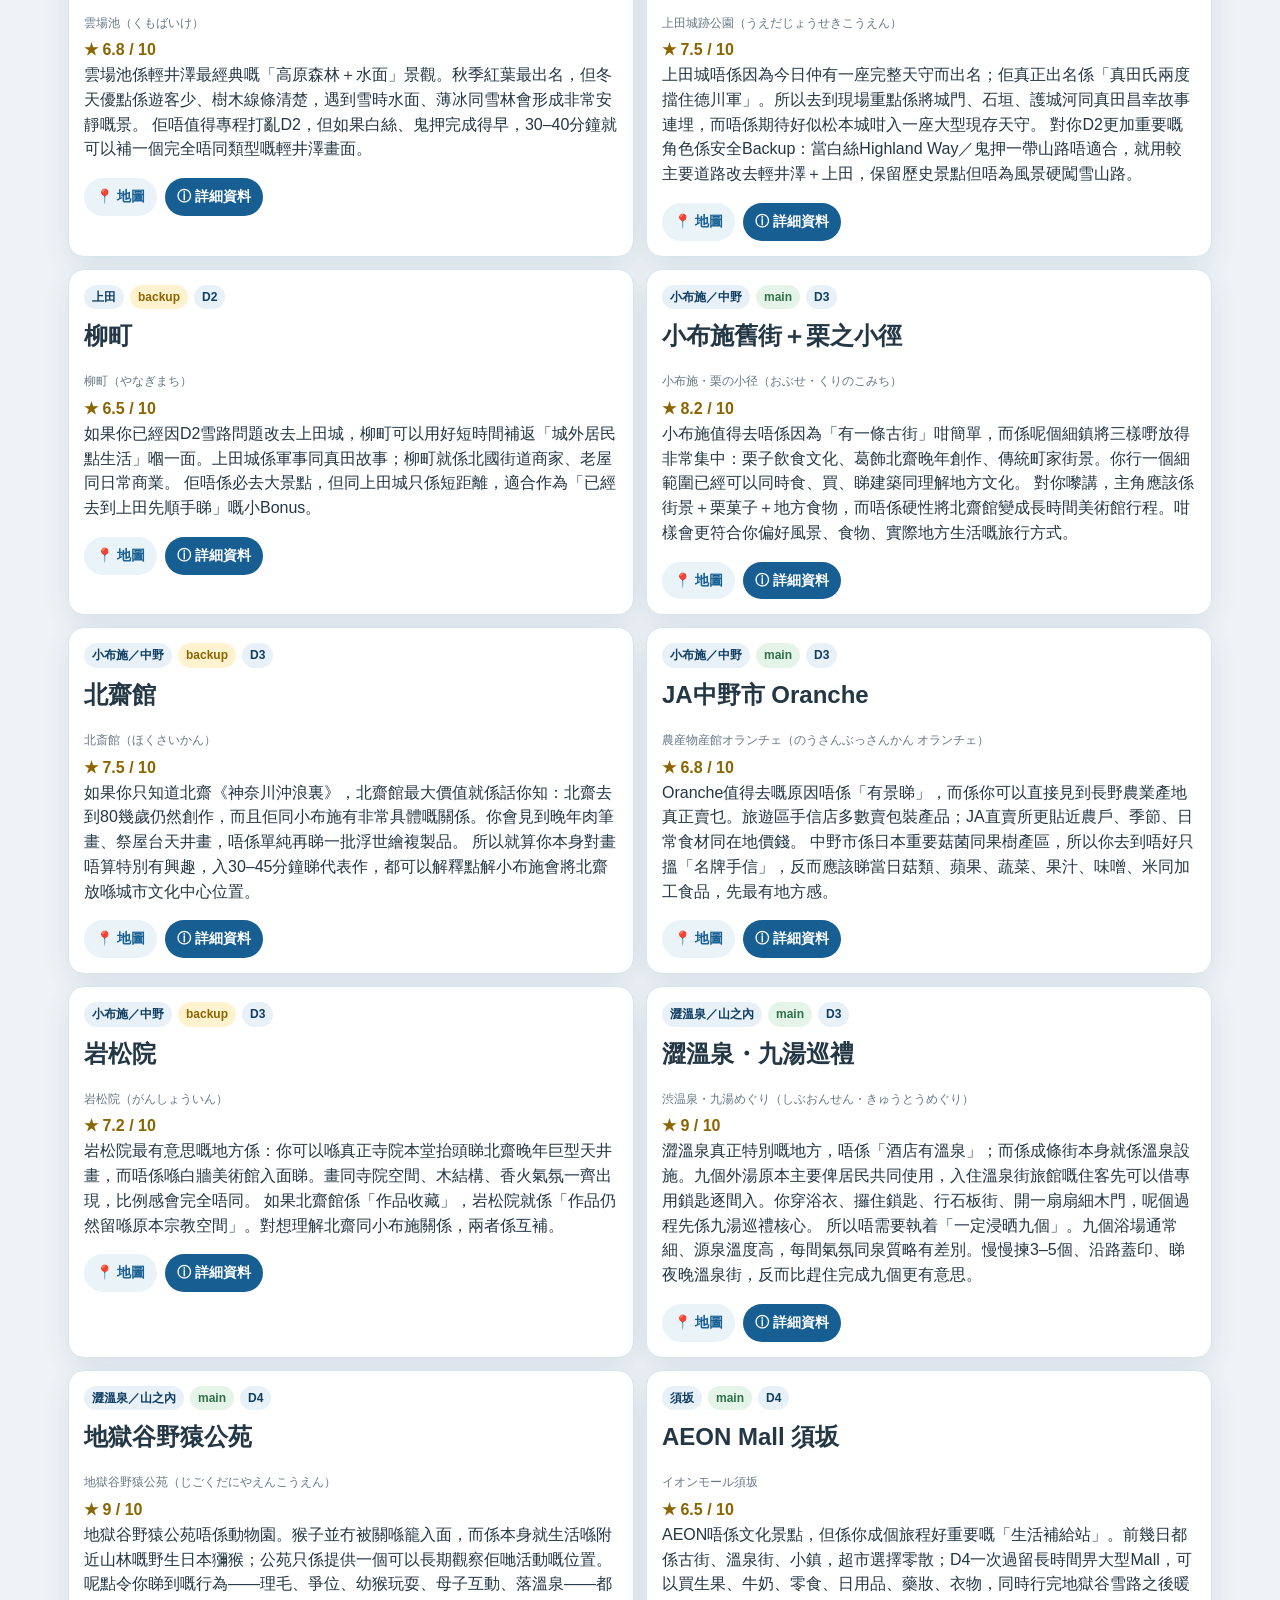
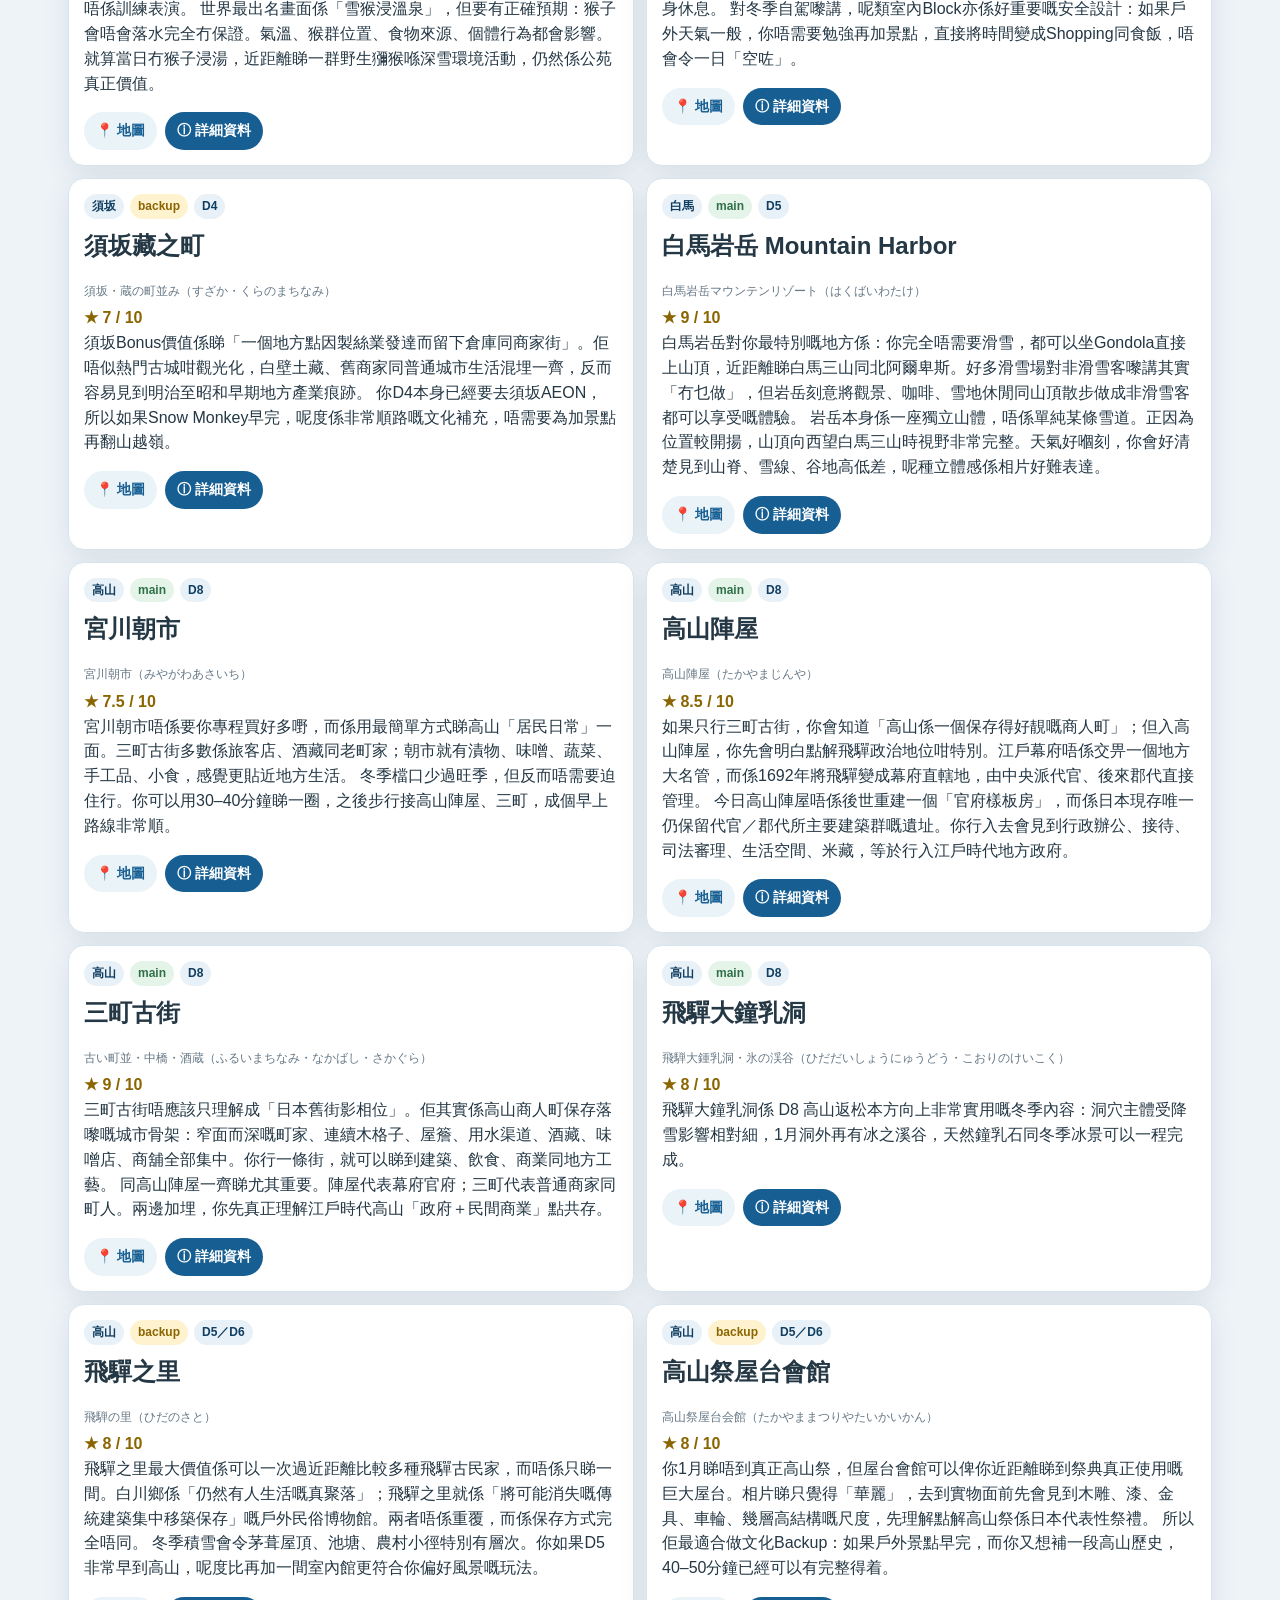
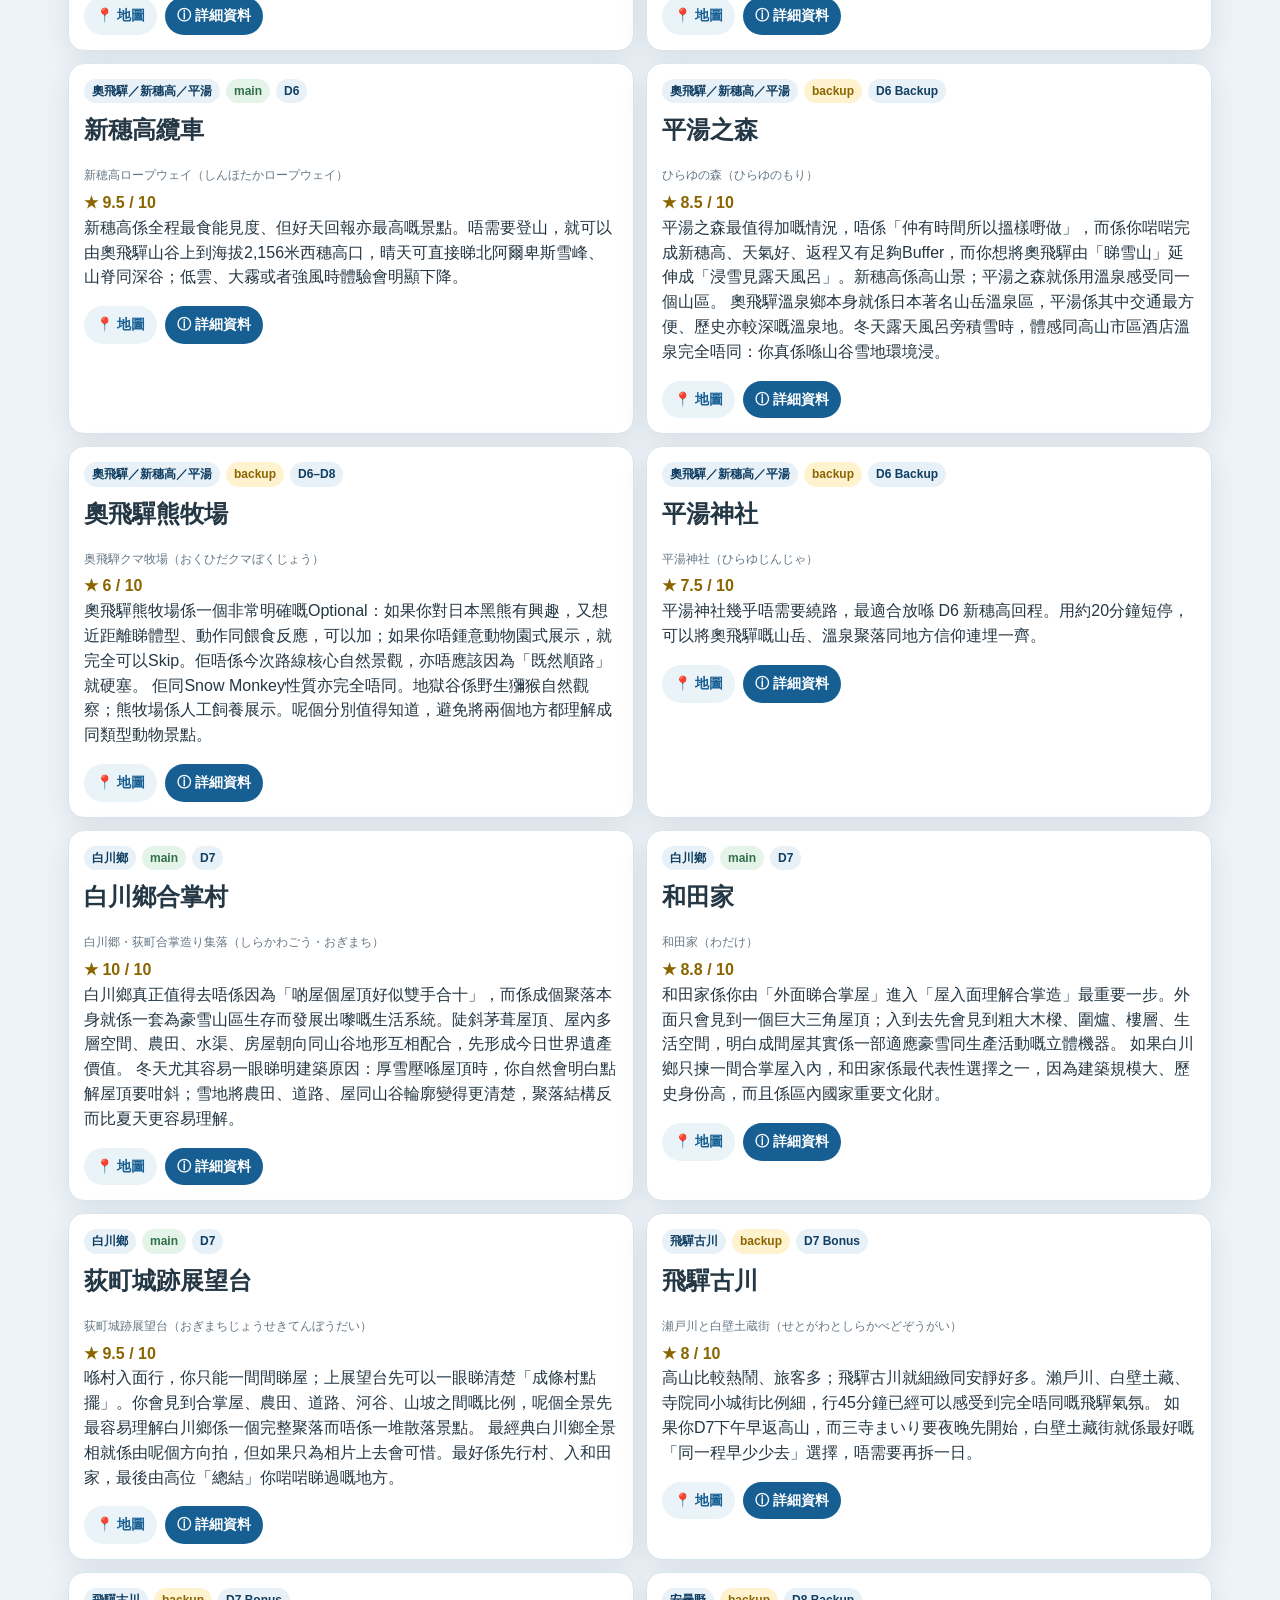
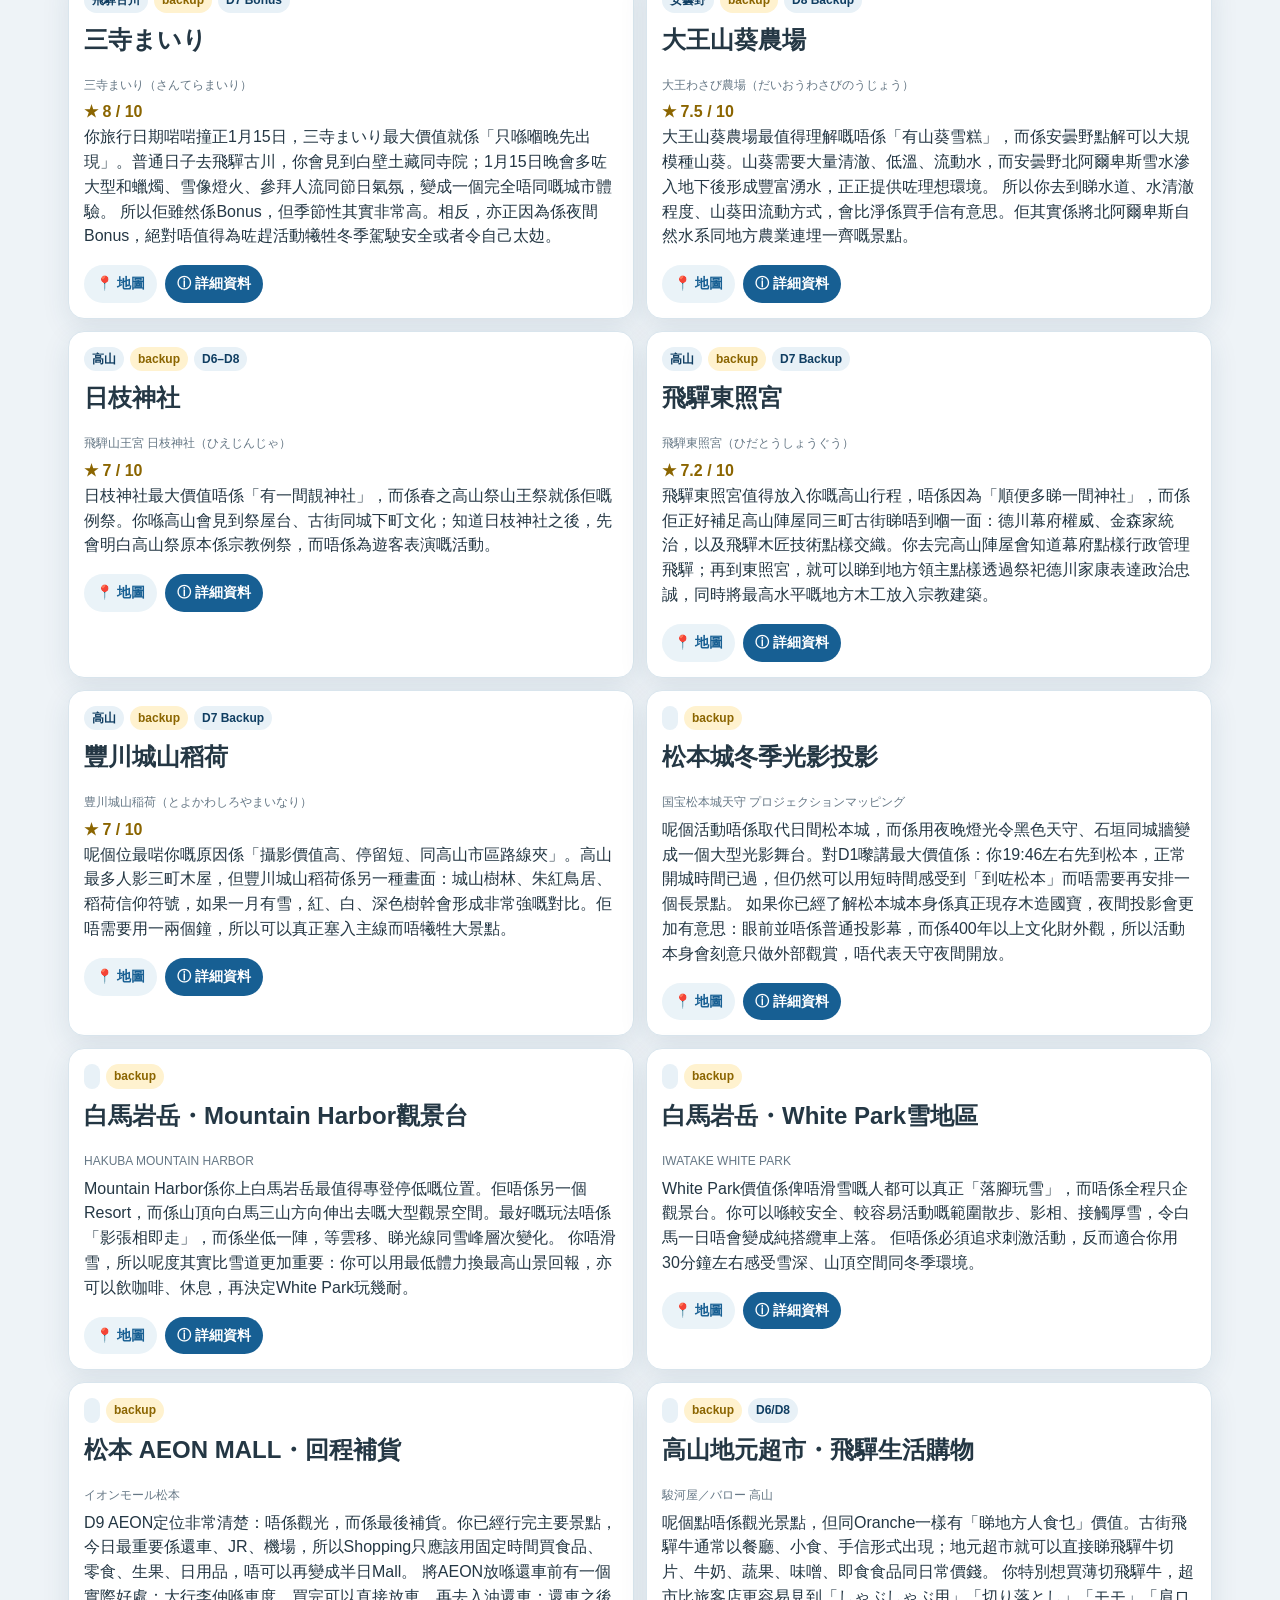
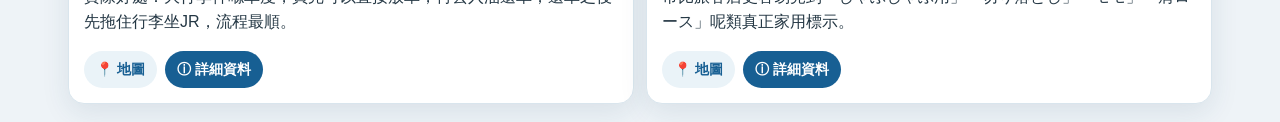
<file: standard/attractions.html>
<!doctype html>
<html lang="zh-HK">
<head>
<meta charset="utf-8">
<meta name="viewport" content="width=device-width,initial-scale=1">
<base href="../">
<title>景點｜TravelPilot</title>
<link rel="stylesheet" href="assets/standard-app-v1.css">
<script>(function(){var p=location.pathname.replace(/\/standard\/([^/]+)$/,'/$1');history.replaceState(null,'',p+location.search+location.hash);})();</script>
</head>
<body>
<div id="site"></div>
<script src="assets/standard-core-v1.js"></script>
<script src="assets/standard-render-attractions-v1.js"></script>
</body>
</html>
</file>
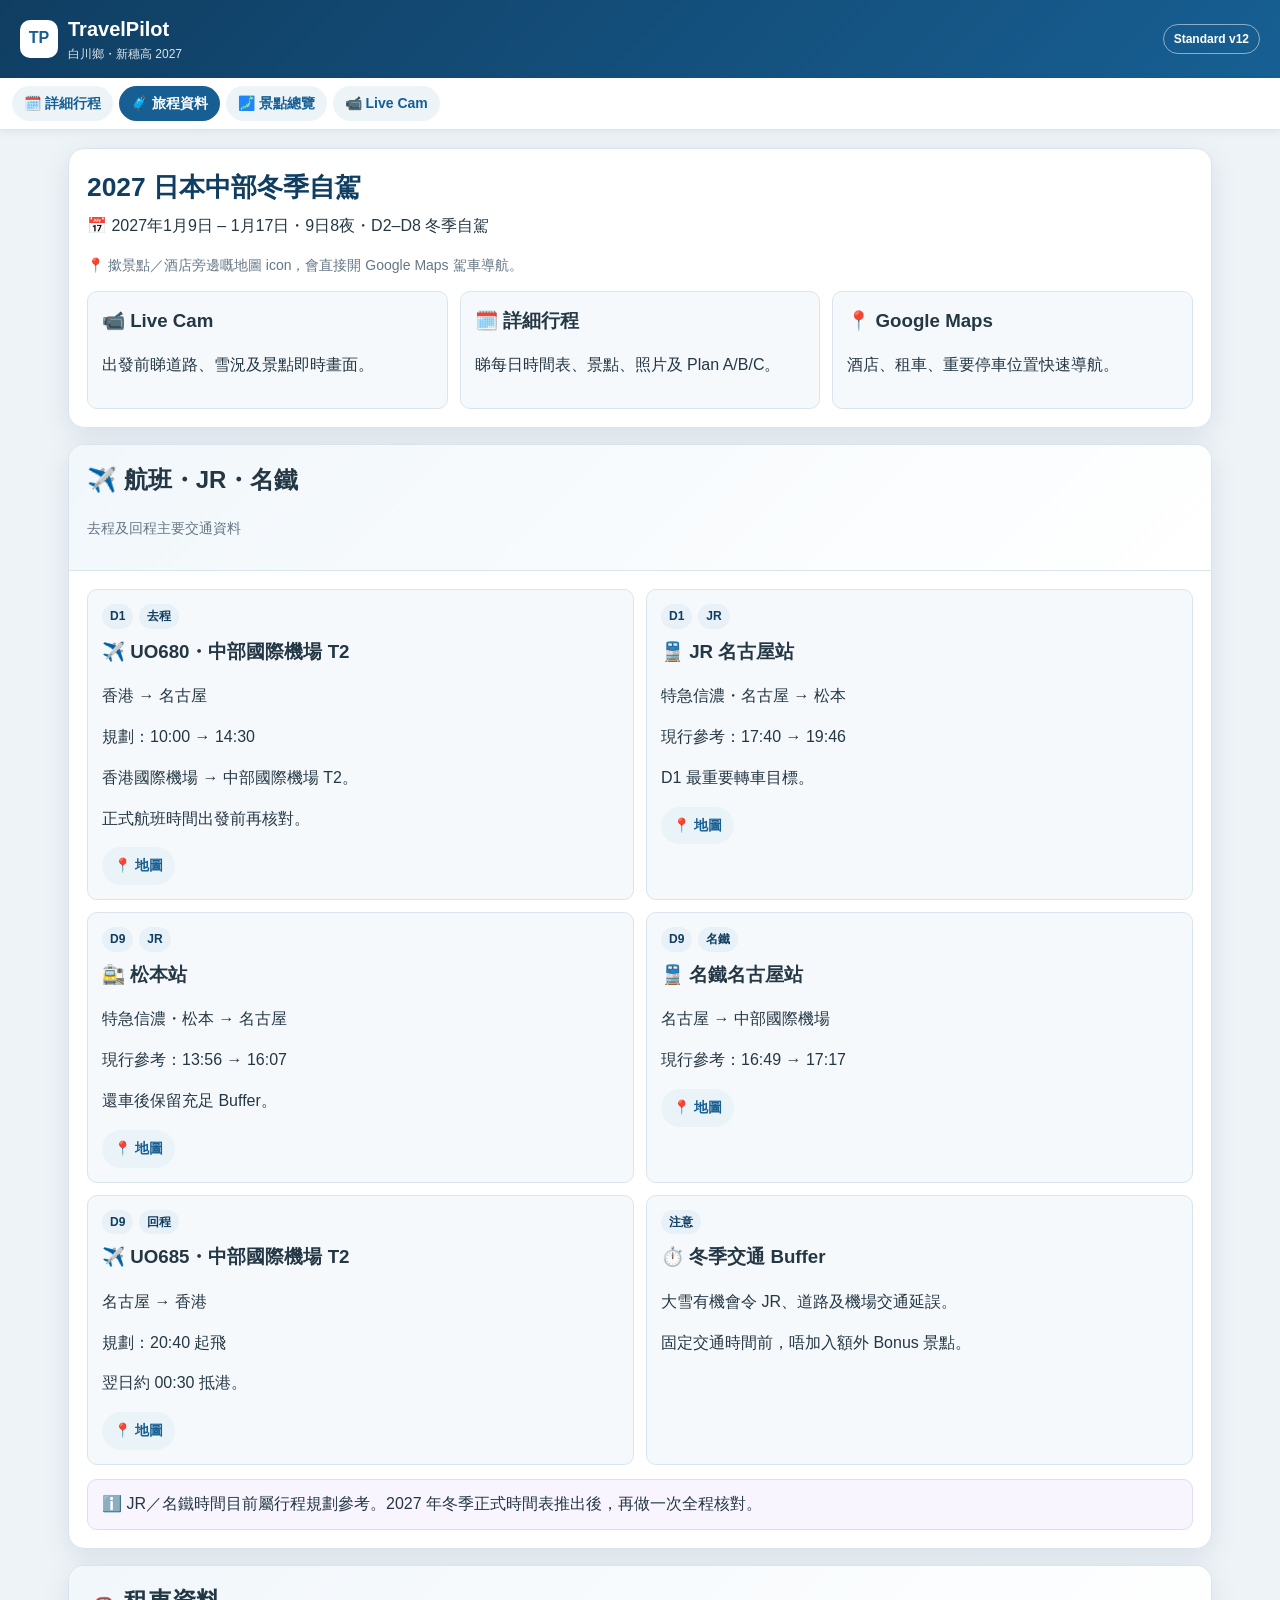
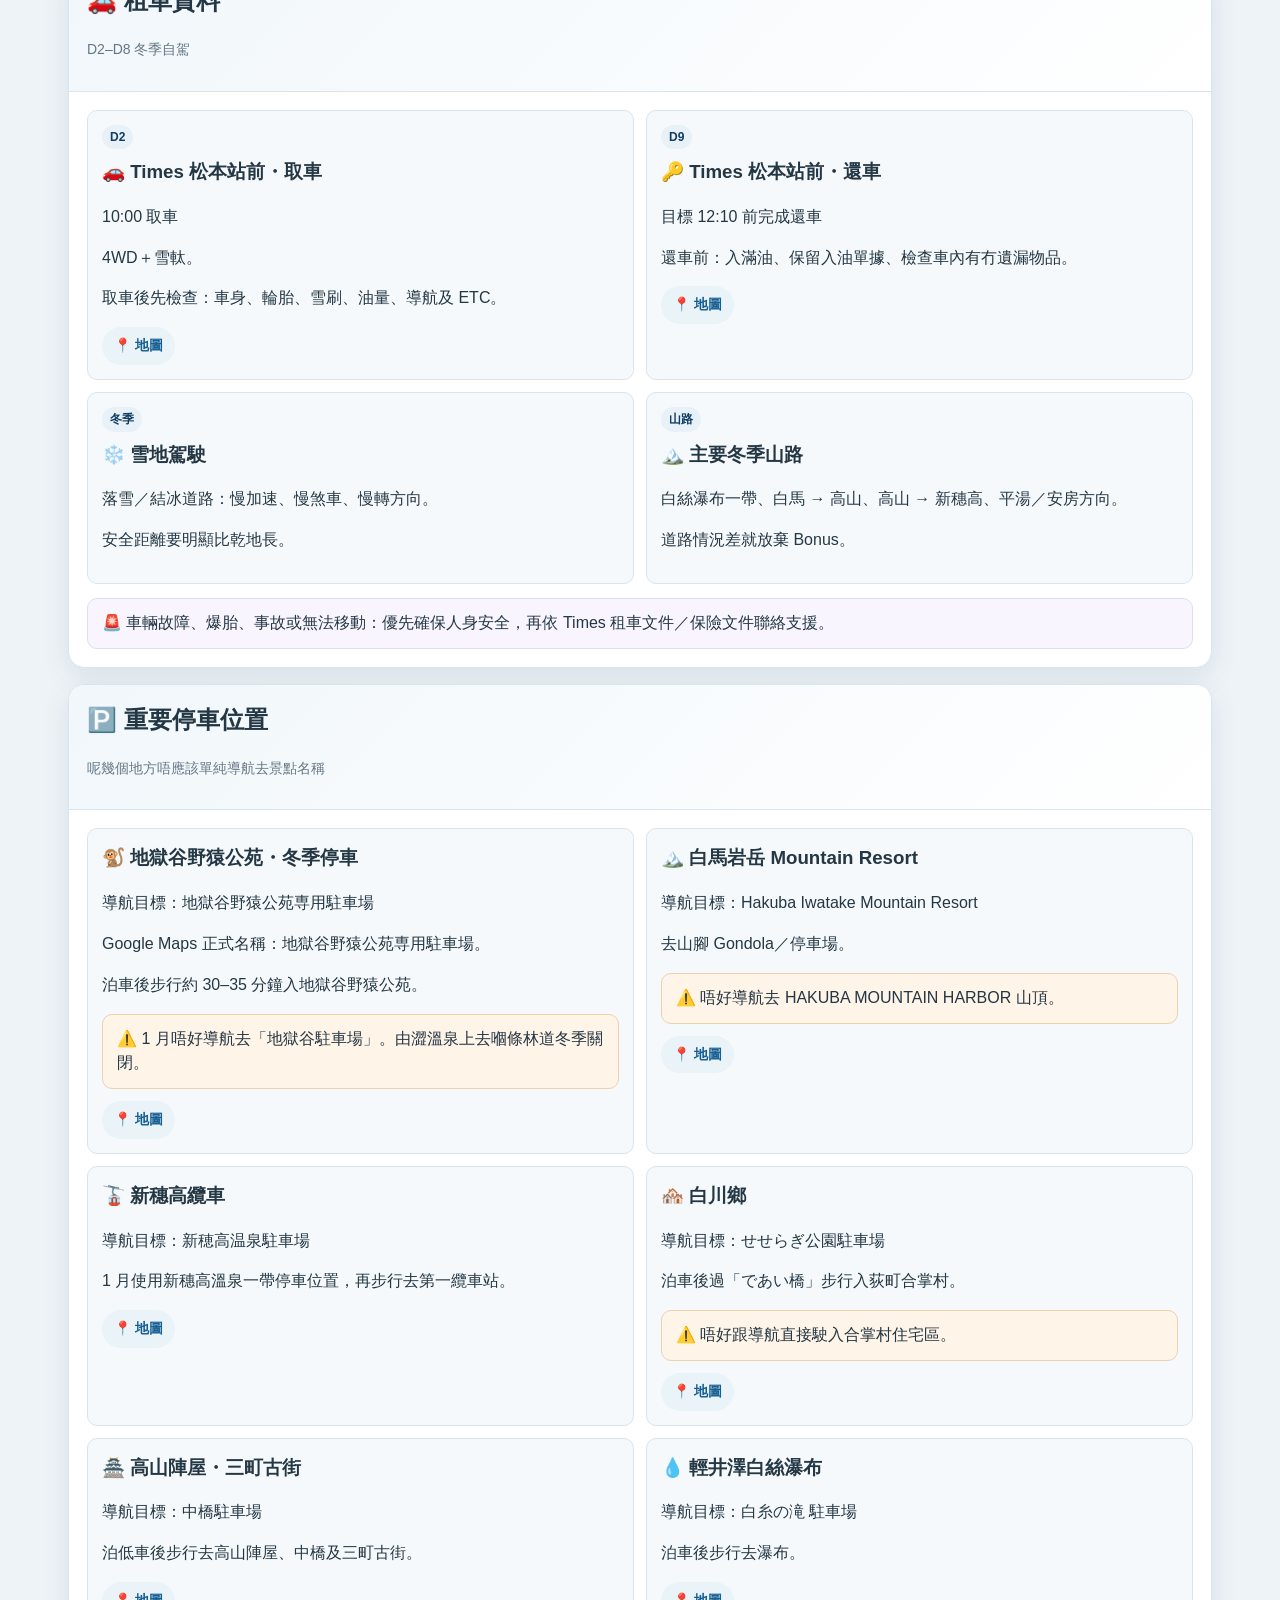
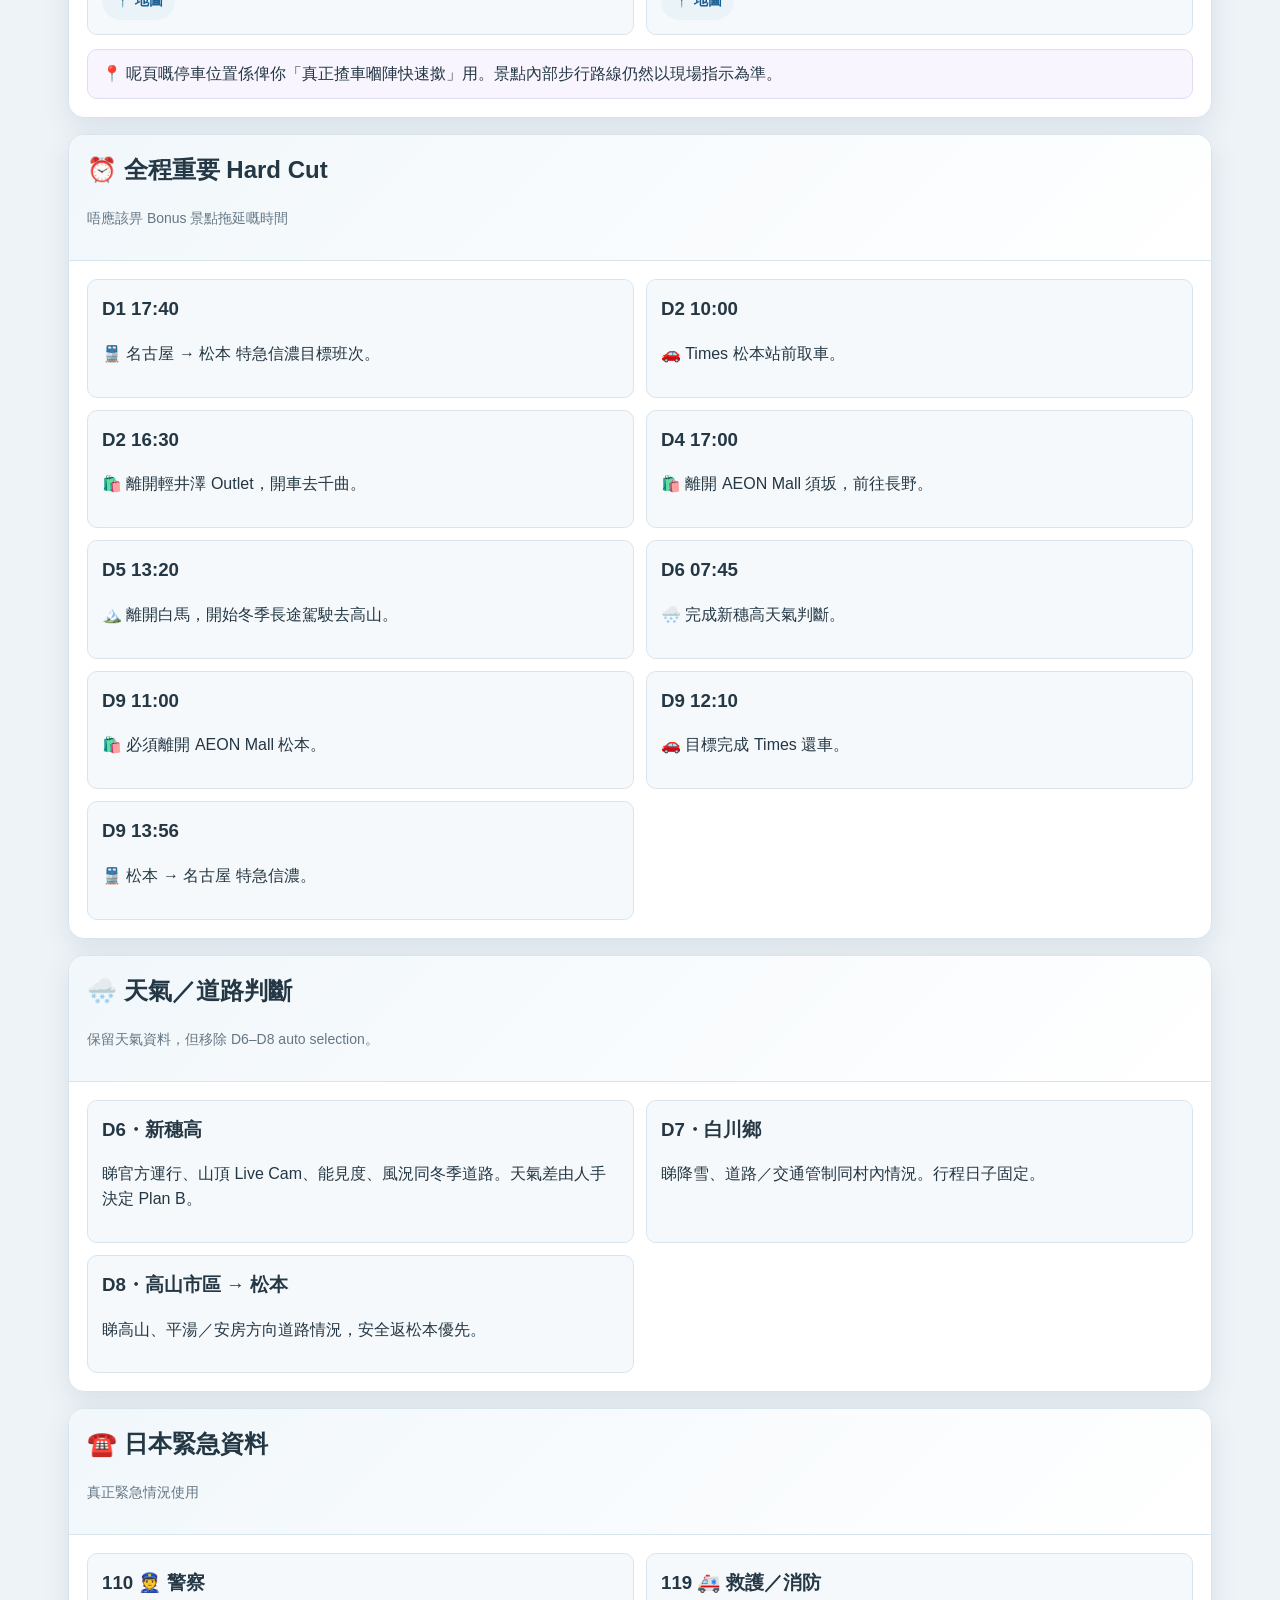
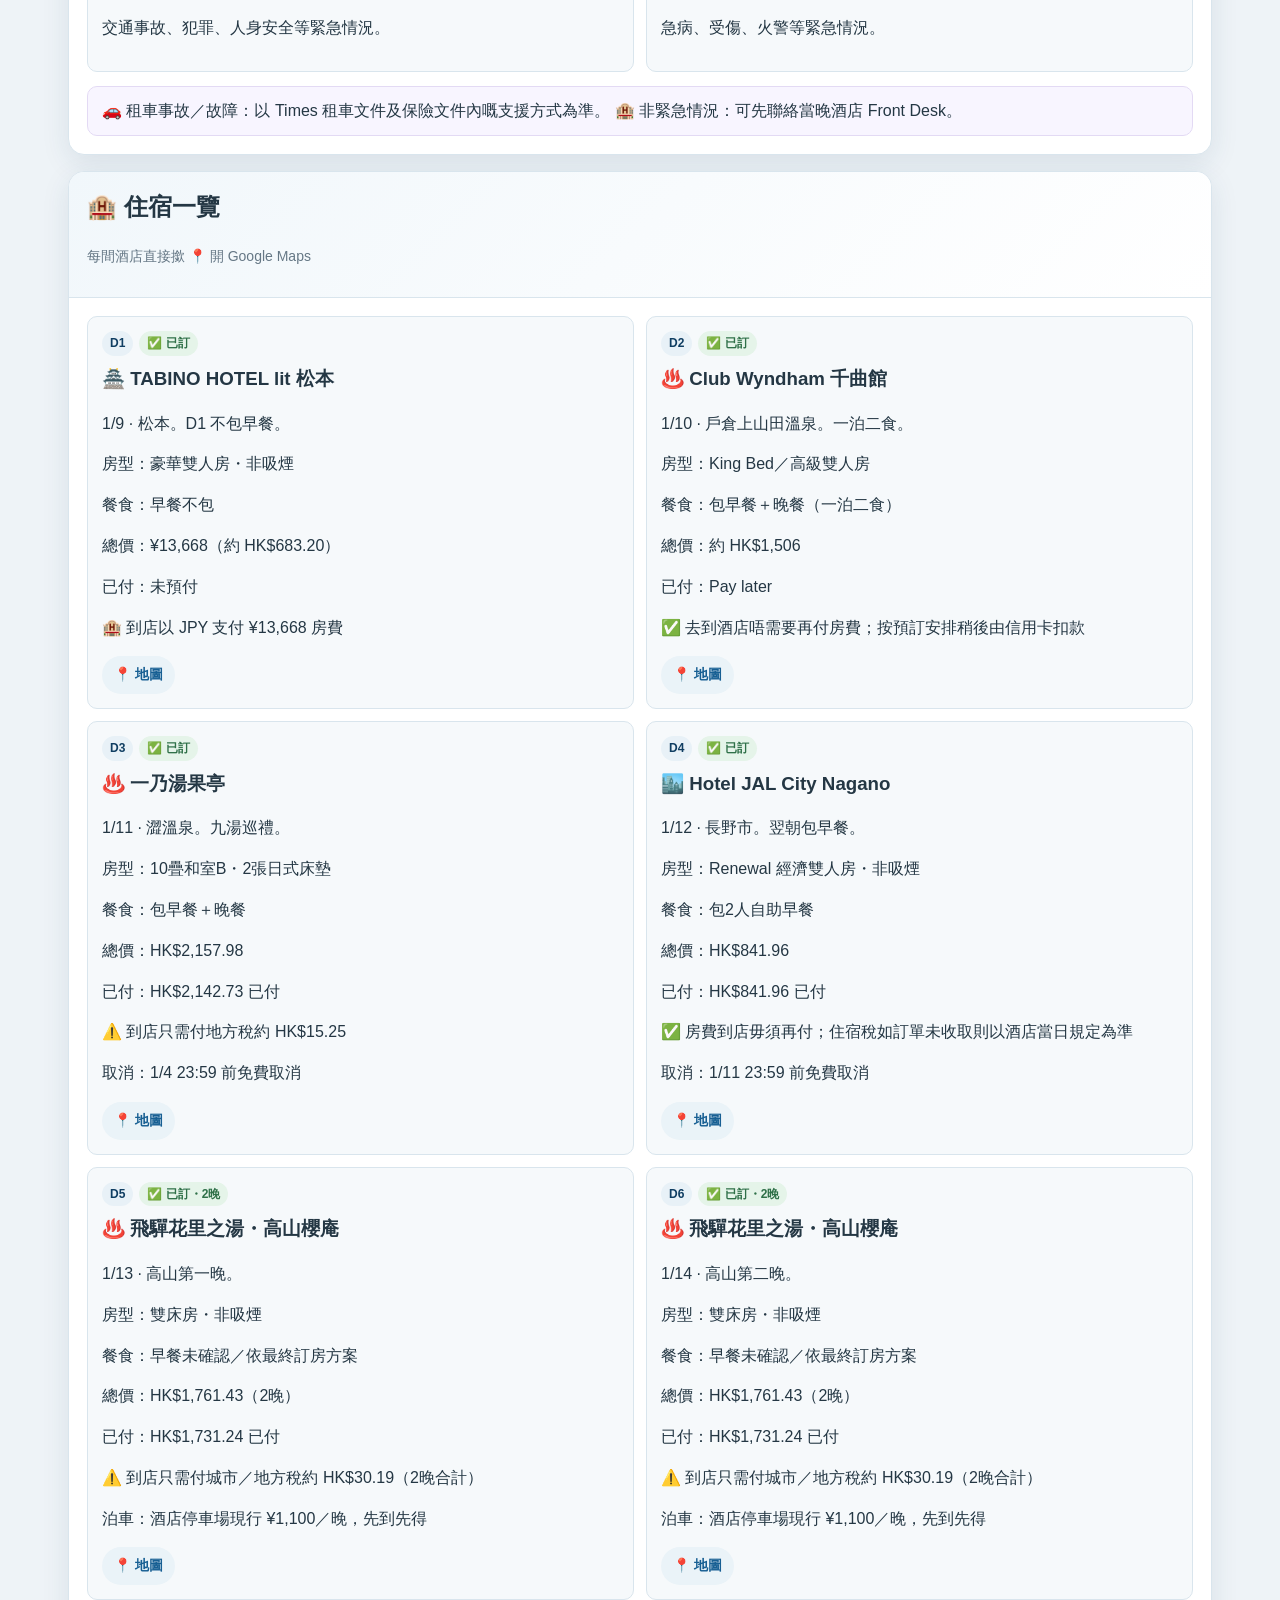
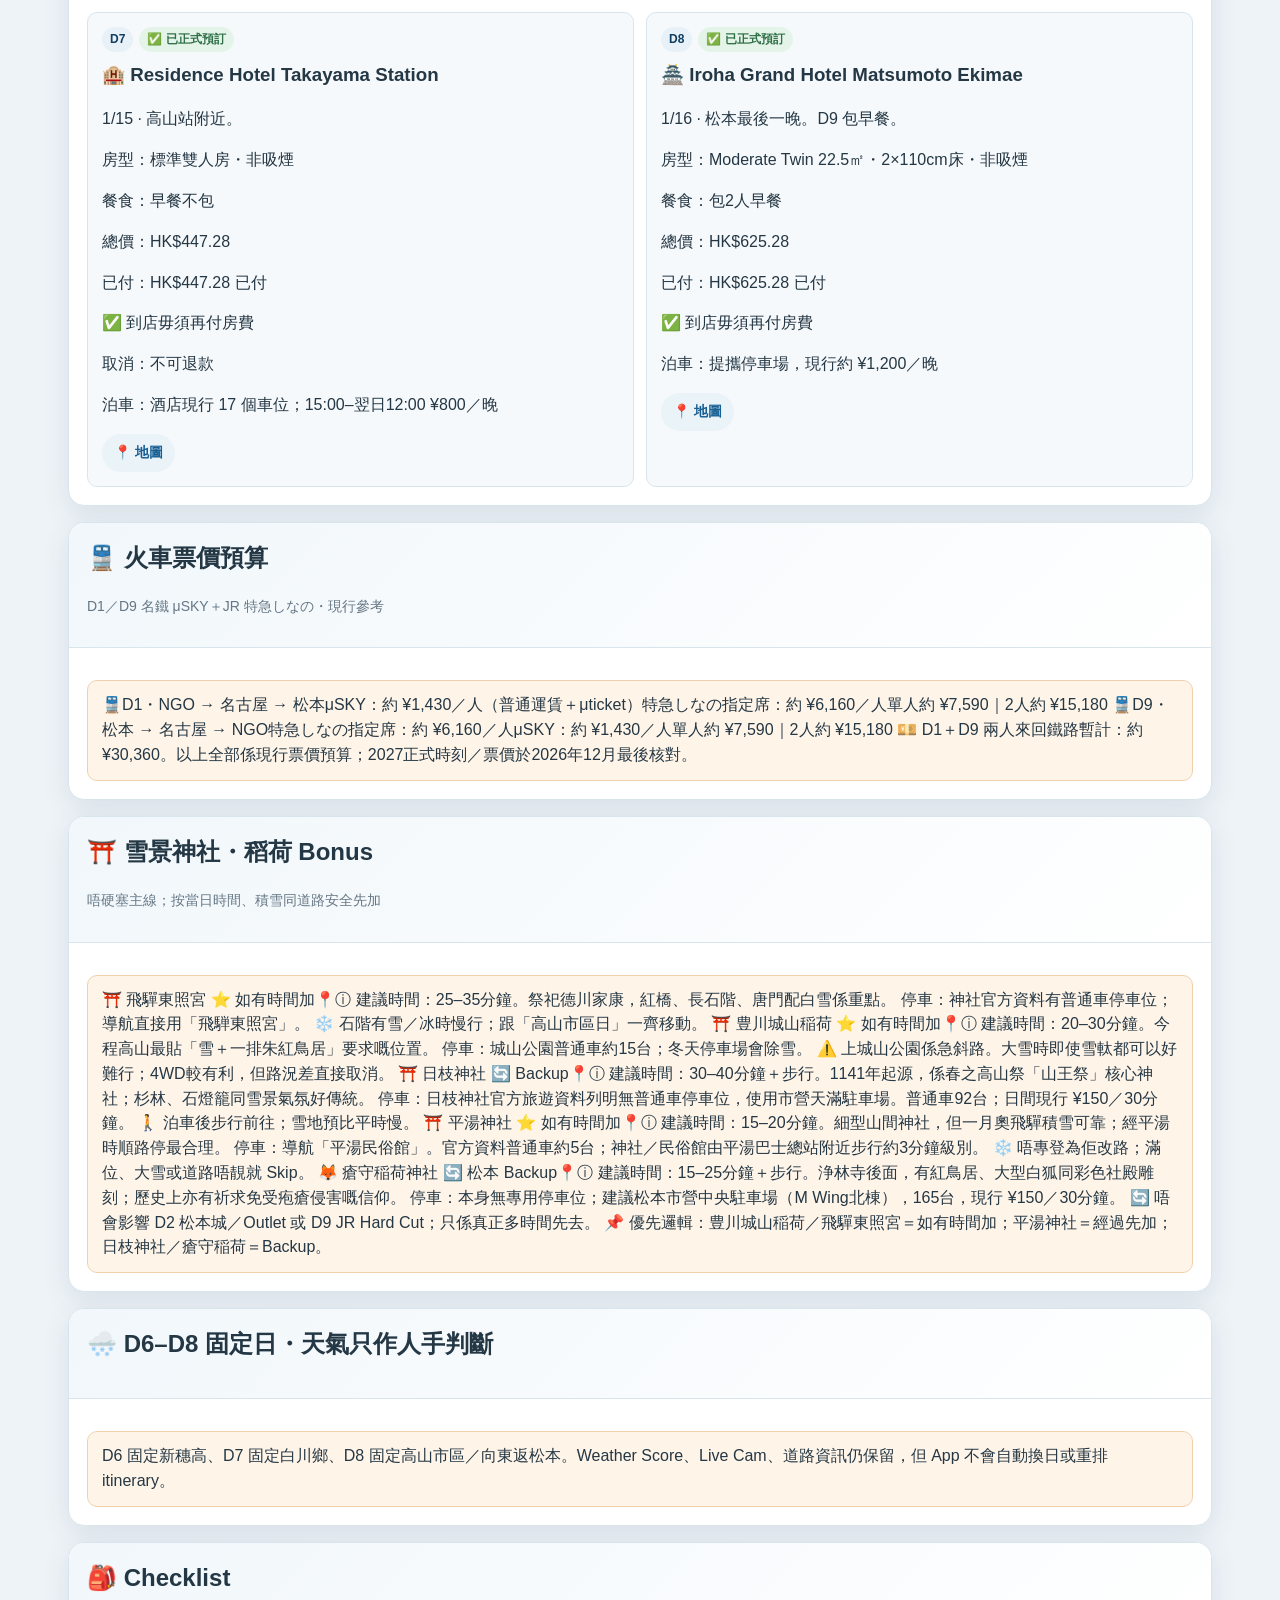
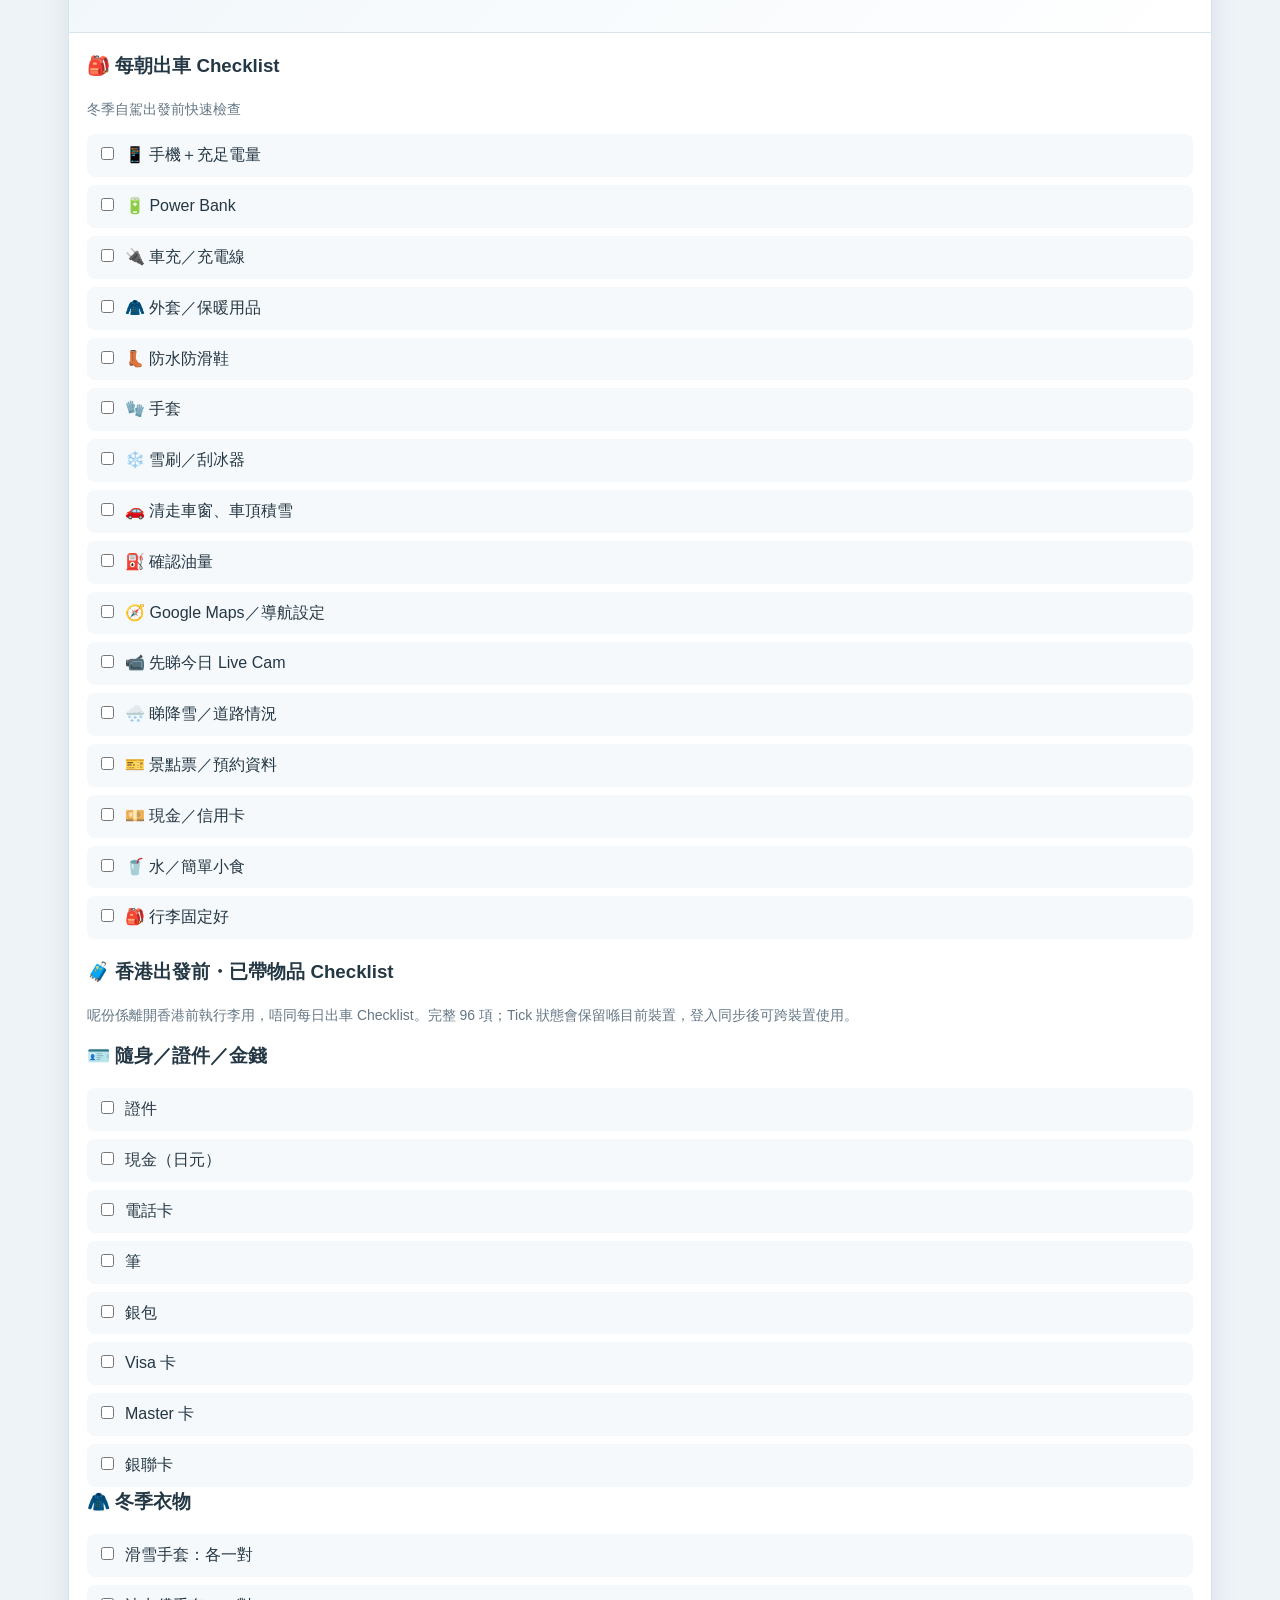
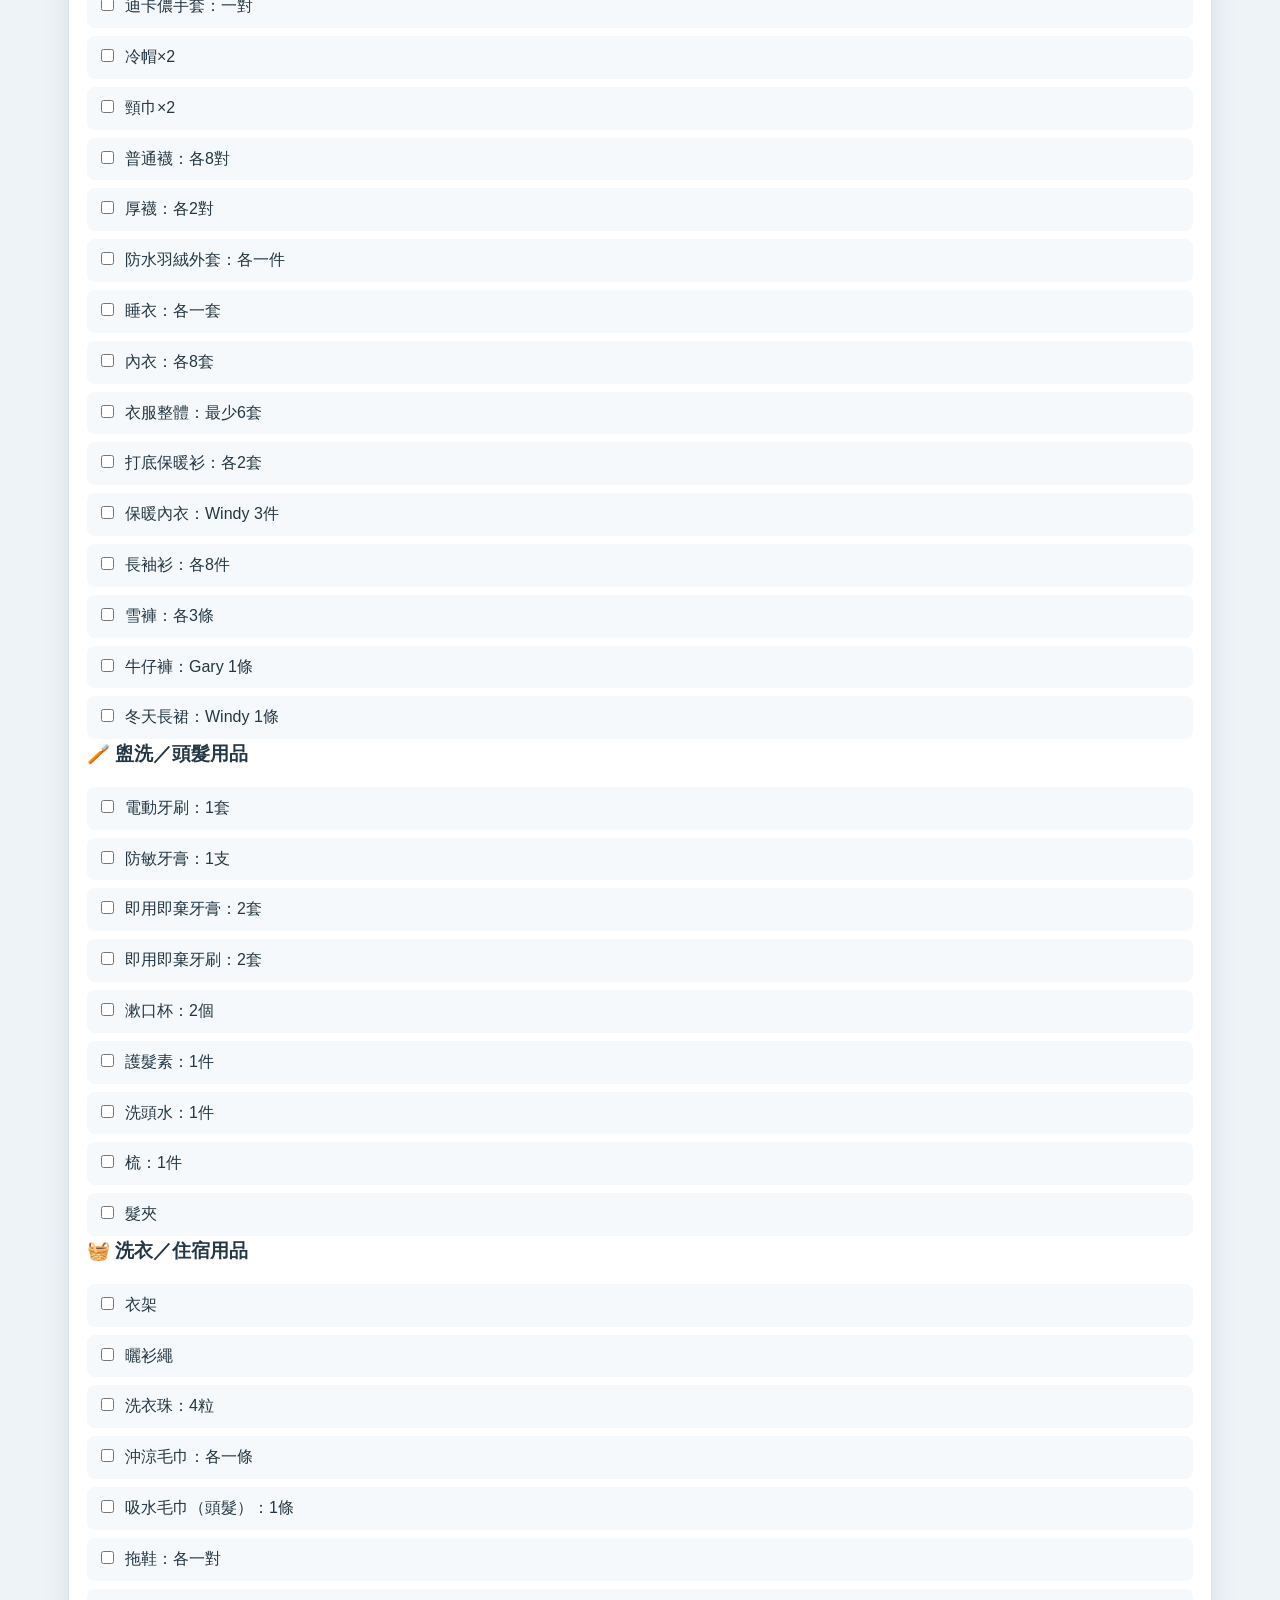
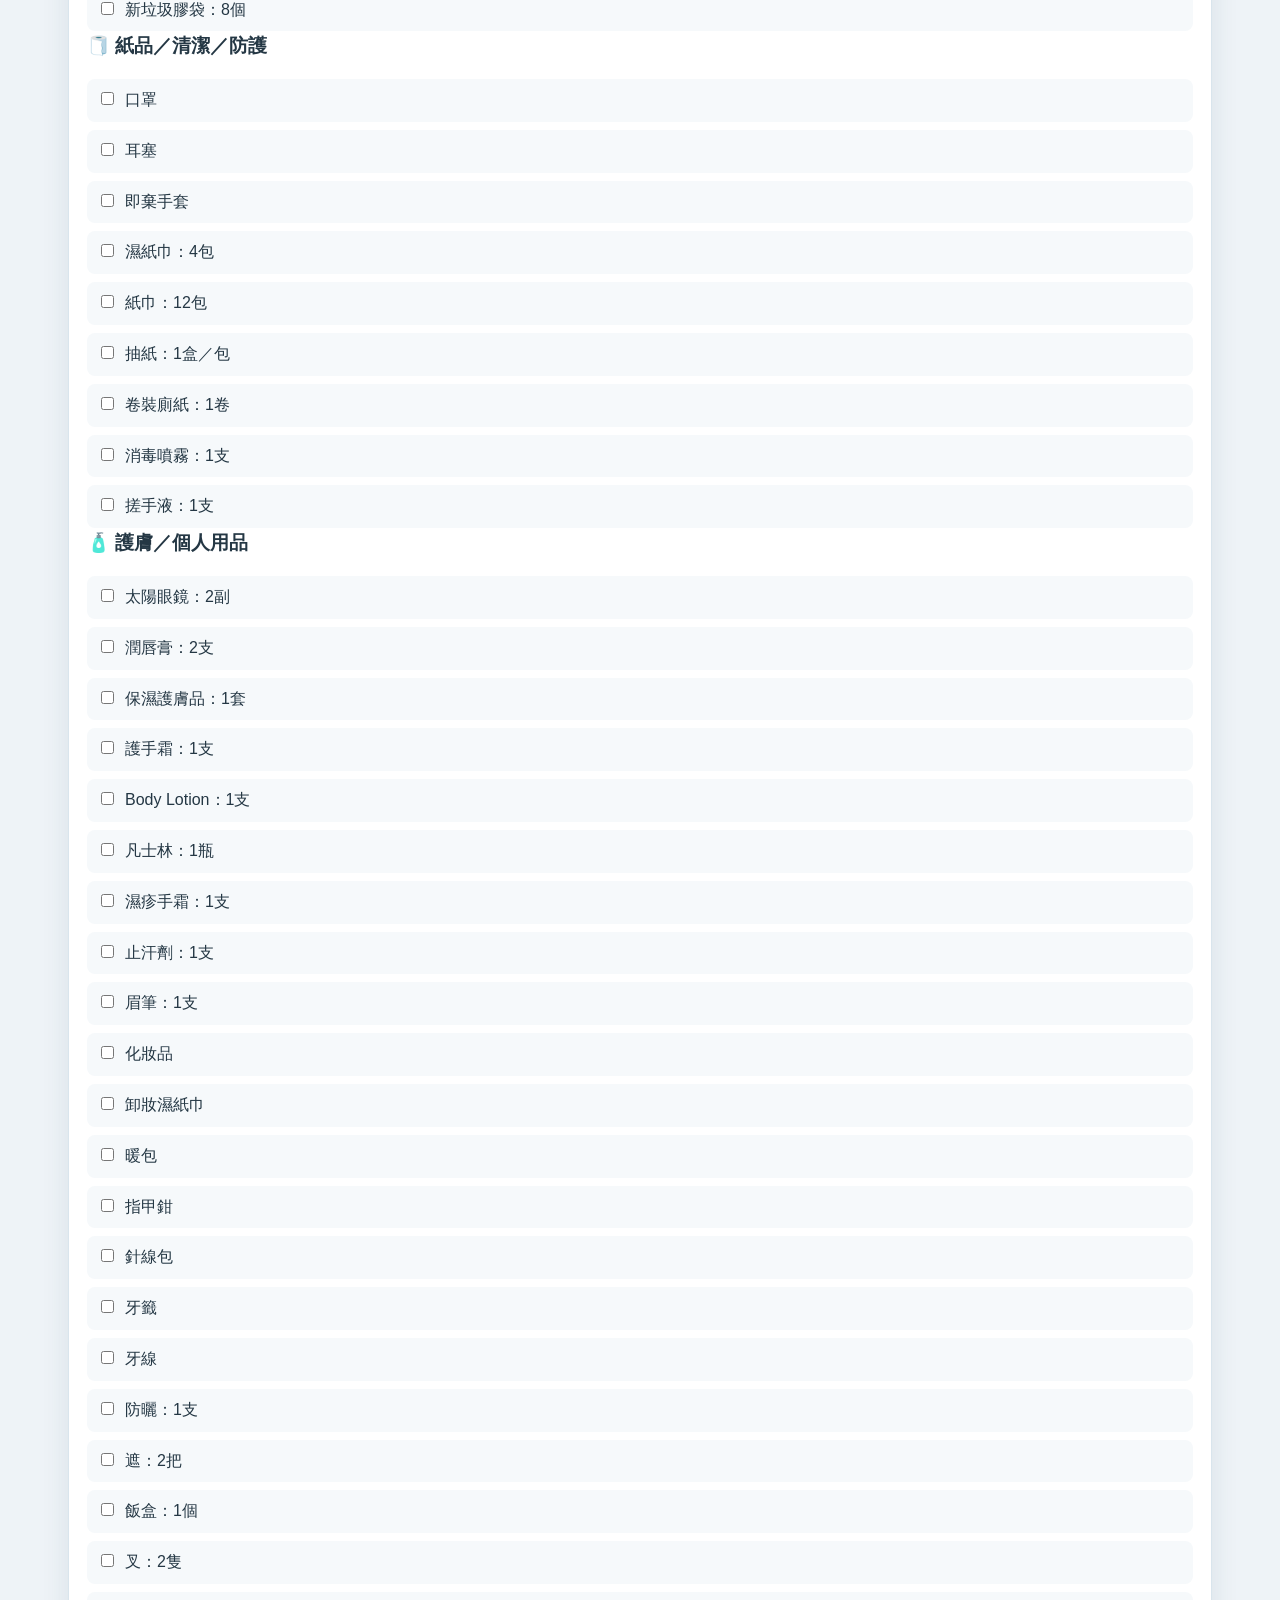
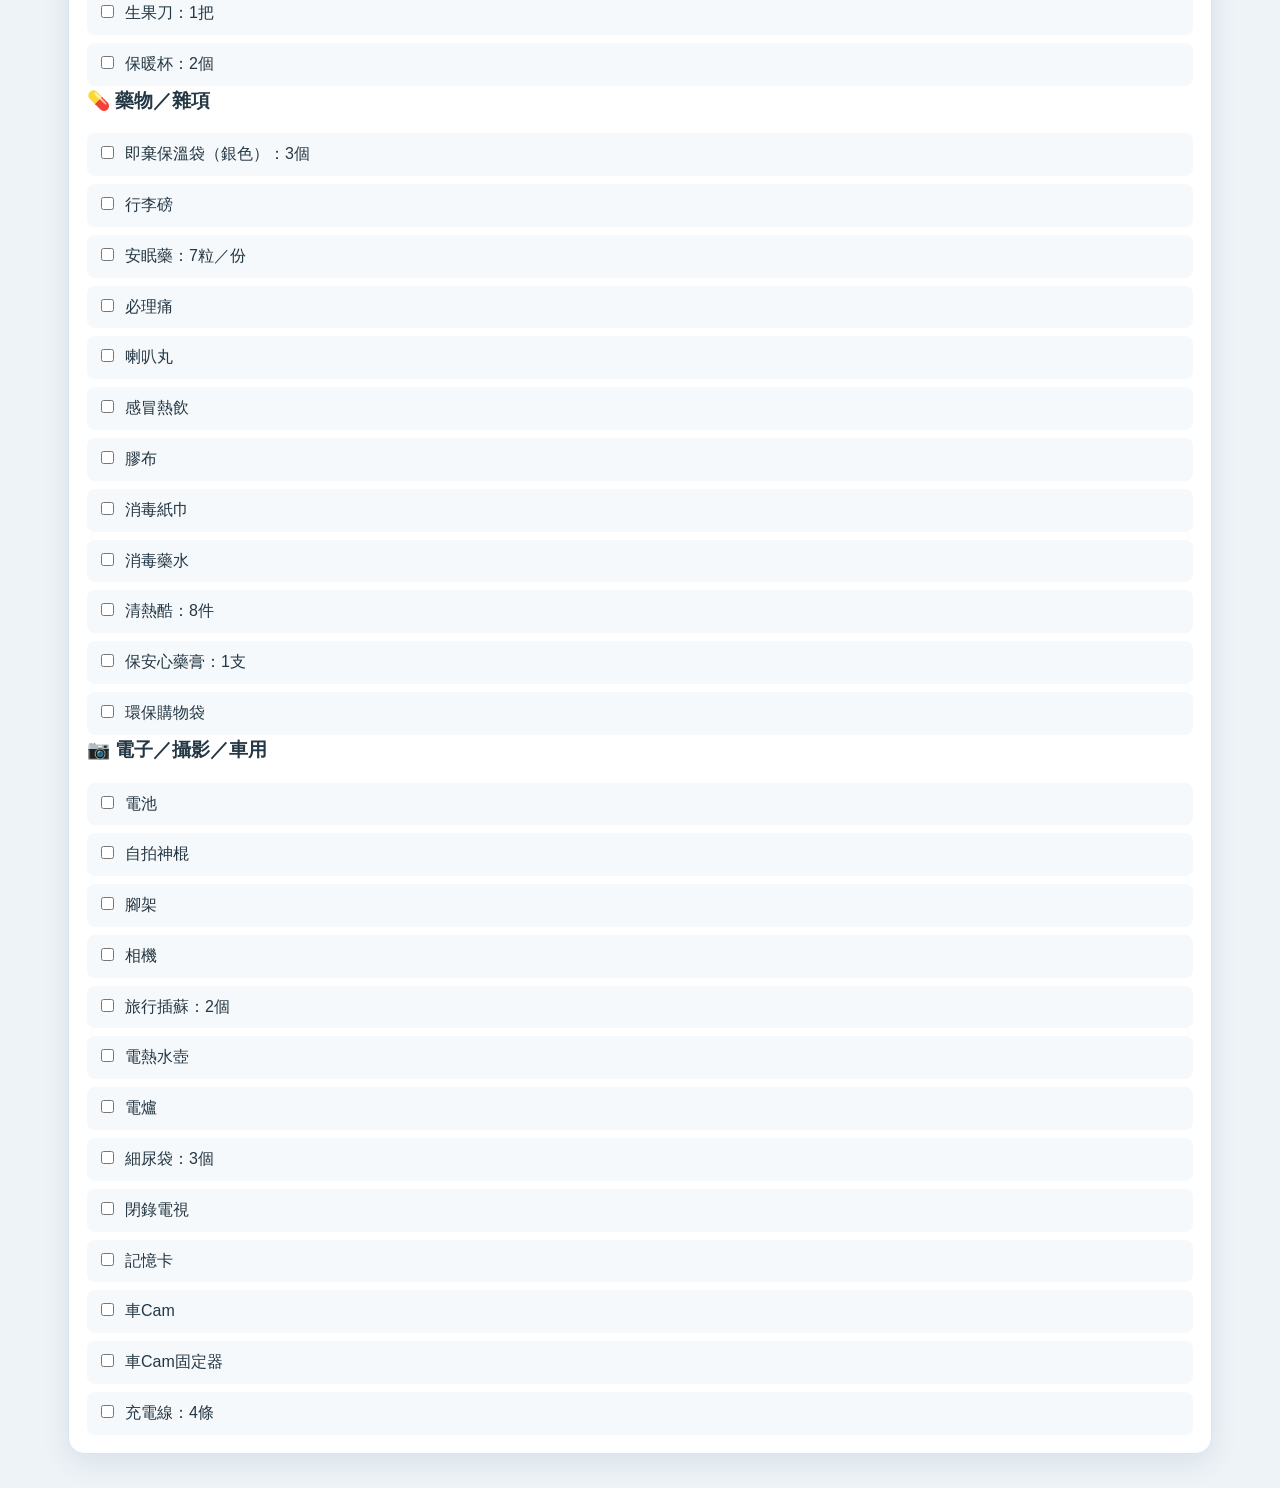
<file: standard/trip-info.html>
<!doctype html>
<html lang="zh-HK">
<head>
<meta charset="utf-8">
<meta name="viewport" content="width=device-width,initial-scale=1">
<base href="../">
<title>旅程資料｜TravelPilot</title>
<link rel="stylesheet" href="assets/standard-app-v1.css">
<script>(function(){var p=location.pathname.replace(/\/standard\/([^/]+)$/,'/$1');history.replaceState(null,'',p+location.search+location.hash);})();</script>
</head>
<body>
<div id="site"></div>
<script src="assets/standard-core-v1.js"></script>
<script src="assets/standard-render-trip-info-v1.js"></script>
</body>
</html>
</file>
<file: assets/travelpilot-home.css>
:root{--tp-blue:#0879d1;--tp-deep:#092e72;--tp-cyan:#15cbe8;--tp-bg:#edf4f8;--tp-ink:#18344c;--tp-muted:#667b8b;--tp-line:#dce8f0;--tp-card:#fff;--tp-shadow:0 12px 34px rgba(30,82,121,.10);--tp-font-scale:1}html[data-font-size="small"]{--tp-font-scale:.9}html[data-font-size="medium"]{--tp-font-scale:1}html[data-font-size="large"]{--tp-font-scale:1.15}*{box-sizing:border-box}html{background:var(--tp-bg);scroll-behavior:smooth}body{margin:0;background:linear-gradient(180deg,#f6fbfe 0,#edf4f8 46%,#f5f8fa 100%);color:var(--tp-ink);font-family:Arial,"Microsoft JhengHei","Noto Sans TC",sans-serif;-webkit-font-smoothing:antialiased;overflow-x:hidden}a{-webkit-tap-highlight-color:transparent}.tp-sitebar{position:sticky;top:0;z-index:50;background:rgba(255,255,255,.94);backdrop-filter:blur(18px);border-bottom:1px solid rgba(205,222,233,.95);box-shadow:0 3px 18px rgba(22,65,97,.07)}.tp-sitebar-inner{width:min(1240px,100%);min-height:64px;margin:auto;padding:8px 20px;display:flex;align-items:center;justify-content:space-between;gap:14px}.tp-brand{display:inline-flex;align-items:center;gap:11px;text-decoration:none;color:var(--tp-deep)}.tp-brand>img{width:44px;height:44px;object-fit:cover;border-radius:12px}.tp-brand-text{display:flex;align-items:baseline;gap:8px}.tp-brand-text strong{font-size:calc(20px * var(--tp-font-scale));font-weight:950;letter-spacing:-.03em}.tp-brand-text small{font-size:calc(14px * var(--tp-font-scale));font-weight:850;color:#325b7f}.tp-font-switcher{display:inline-flex;align-items:center;gap:3px;padding:3px;background:#edf5fa;border:1px solid #d4e4ee;border-radius:999px}.tp-font-switcher button{min-width:34px;height:30px;border:0;border-radius:999px;background:transparent;color:#35617f;font-size:12px;font-weight:900;cursor:pointer}.tp-font-switcher button.active{background:#1266ad;color:#fff;box-shadow:0 2px 7px rgba(18,102,173,.2)}.tp-hero{position:relative;min-height:360px;background:linear-gradient(90deg,rgba(4,31,68,.72),rgba(5,69,116,.32) 47%,rgba(7,87,136,.08)),url('images/d5-mountain-harbor.jpg') center 42%/cover no-repeat;border-bottom:1px solid #d2e4ee;overflow:hidden}.tp-hero:before{content:"";position:absolute;left:0;right:0;bottom:0;height:40%;background:linear-gradient(180deg,transparent,rgba(3,24,47,.18))}.tp-hero:after{content:"✈";position:absolute;right:11%;top:18%;font-size:70px;color:rgba(255,255,255,.96);text-shadow:0 6px 22px rgba(0,45,88,.28);transform:rotate(9deg)}.tp-flight-line{position:absolute;right:14%;top:31%;width:32%;height:3px;background:linear-gradient(90deg,transparent,rgba(255,255,255,.65),rgba(255,255,255,.95));transform:rotate(-8deg);border-radius:999px;box-shadow:0 0 10px rgba(255,255,255,.35)}.tp-hero-inner{position:relative;z-index:2;width:min(1240px,100%);min-height:360px;margin:auto;padding:38px 20px;display:flex;align-items:center}.tp-hero-copy{max-width:650px;color:#fff;text-shadow:0 3px 18px rgba(0,34,74,.48)}.tp-hero-title{font-size:calc(clamp(48px,6vw,88px) * var(--tp-font-scale));font-weight:950;letter-spacing:-.055em;line-height:.95}.tp-hero-title span{color:#7fe4ff}.tp-hero-cn{margin-top:14px;font-size:calc(clamp(25px,3vw,43px) * var(--tp-font-scale));font-weight:900;letter-spacing:.13em}.tp-hero-sub{margin-top:18px;font-size:calc(clamp(14px,1.5vw,20px) * var(--tp-font-scale));font-weight:750;line-height:1.65;color:rgba(255,255,255,.96)}.tp-shell{width:min(1240px,100%);margin:auto;padding:22px 20px 34px}.tp-trips-panel{background:rgba(255,255,255,.96);border:1px solid var(--tp-line);border-radius:22px;box-shadow:var(--tp-shadow);padding:18px}.tp-section-head{display:flex;align-items:flex-end;justify-content:space-between;gap:14px;margin-bottom:16px}.tp-section-head h1{margin:1px 0 0;color:#174e7a;line-height:1.1;font-size:calc(28px * var(--tp-font-scale))}.tp-kicker{margin:0;color:#0a86da;font-size:calc(10px * var(--tp-font-scale));font-weight:950;letter-spacing:.16em}.tp-count{font-size:calc(12px * var(--tp-font-scale));color:#6b7d89;font-weight:850}.tp-trip-grid{display:grid;grid-template-columns:repeat(2,minmax(0,1fr));gap:15px}.tp-trip-card{overflow:hidden;background:#fff;border:1px solid #dce8f0;border-radius:18px;box-shadow:0 8px 22px rgba(20,71,111,.08);transition:transform .16s ease,box-shadow .16s ease,opacity .16s ease;cursor:pointer}.tp-trip-card:hover{transform:translateY(-2px);box-shadow:0 12px 28px rgba(20,71,111,.12)}.tp-trip-card:focus-visible{outline:3px solid rgba(8,121,209,.35);outline-offset:3px}.tp-trip-card.is-current{outline:3px solid rgba(8,121,209,.17)}.tp-trip-card.is-test{opacity:.78}.tp-cover{height:180px;background:linear-gradient(135deg,#dbe7ef,#b8cedd) center/cover no-repeat;position:relative}.tp-cover:after{content:"";position:absolute;inset:0;background:linear-gradient(transparent 34%,rgba(3,24,47,.72))}.tp-country{position:absolute;left:14px;bottom:12px;z-index:2;color:#fff;font-size:calc(13px * var(--tp-font-scale));font-weight:900;text-shadow:0 2px 8px rgba(0,0,0,.35)}.tp-badges{position:absolute;top:10px;right:10px;z-index:3;display:flex;gap:6px;flex-wrap:wrap;justify-content:flex-end}.tp-badge{padding:6px 9px;border-radius:999px;font-size:calc(10px * var(--tp-font-scale));font-weight:950;background:rgba(255,255,255,.95);color:#174f7d;box-shadow:0 3px 10px rgba(11,49,78,.10)}.tp-badge.is-test{background:#fff4c8;color:#725700}.tp-badge.is-current{background:#e7f8ec;color:#277341}.tp-badge.is-completed{background:#eef2f5;color:#5d6d78}.tp-trip-body{padding:15px}.tp-trip-name{font-size:calc(20px * var(--tp-font-scale));font-weight:950;color:#174f7d;line-height:1.35}.tp-trip-sub{margin-top:5px;color:#60717d;font-size:calc(13px * var(--tp-font-scale));line-height:1.5}.tp-trip-date{margin-top:9px;font-size:calc(12px * var(--tp-font-scale));color:#526571;font-weight:850}.tp-test-note{margin-top:10px;padding:8px 9px;border-radius:10px;background:#fff9e7;color:#776012;font-size:calc(11px * var(--tp-font-scale));line-height:1.45}.tp-actions{display:flex;gap:7px;flex-wrap:wrap;margin-top:13px}.tp-btn{border:0;border-radius:11px;background:linear-gradient(135deg,#1266ad,#0b94e7);color:#fff;padding:10px 13px;font-weight:900;text-decoration:none;font-size:calc(12px * var(--tp-font-scale));box-shadow:0 5px 13px rgba(19,105,173,.19);transition:transform .15s ease,filter .15s ease}.tp-btn:hover{transform:translateY(-1px);filter:brightness(1.03)}.tp-btn-secondary{background:#edf5fa;color:#1f4e79;box-shadow:none}.tp-footer{text-align:center;color:#7b8992;font-size:calc(11px * var(--tp-font-scale));padding:0 12px 46px}@media(max-width:980px){.tp-hero,.tp-hero-inner{min-height:310px}.tp-hero:after{font-size:54px;right:7%}.tp-flight-line{right:12%;width:36%}}@media(max-width:700px){.tp-sitebar-inner{min-height:58px;padding:7px 12px}.tp-brand>img{width:40px;height:40px}.tp-brand-text{gap:6px}.tp-brand-text strong{font-size:17px}.tp-brand-text small{font-size:12px}.tp-hero{min-height:300px;background-position:center 45%}.tp-hero-inner{min-height:300px;padding:28px 16px;align-items:flex-end}.tp-hero-copy{max-width:88%}.tp-hero-title{font-size:clamp(38px,11vw,52px)}.tp-hero-cn{font-size:clamp(22px,7vw,30px)}.tp-hero-sub{font-size:13px;margin-top:12px}.tp-hero:after{font-size:42px;right:4%;top:9%}.tp-flight-line{top:21%;right:7%;width:40%}.tp-shell{padding:12px 10px 28px}.tp-trips-panel{padding:12px;border-radius:17px}.tp-section-head{margin-bottom:12px}.tp-section-head h1{font-size:23px}.tp-trip-grid{grid-template-columns:1fr}.tp-cover{height:155px}.tp-trip-name{font-size:18px}.tp-footer{padding-bottom:34px}}@media(max-width:390px){.tp-brand-text{flex-direction:column;align-items:flex-start;gap:0}.tp-brand-text small{font-size:10px}.tp-btn{padding:9px 11px}}
</file>
